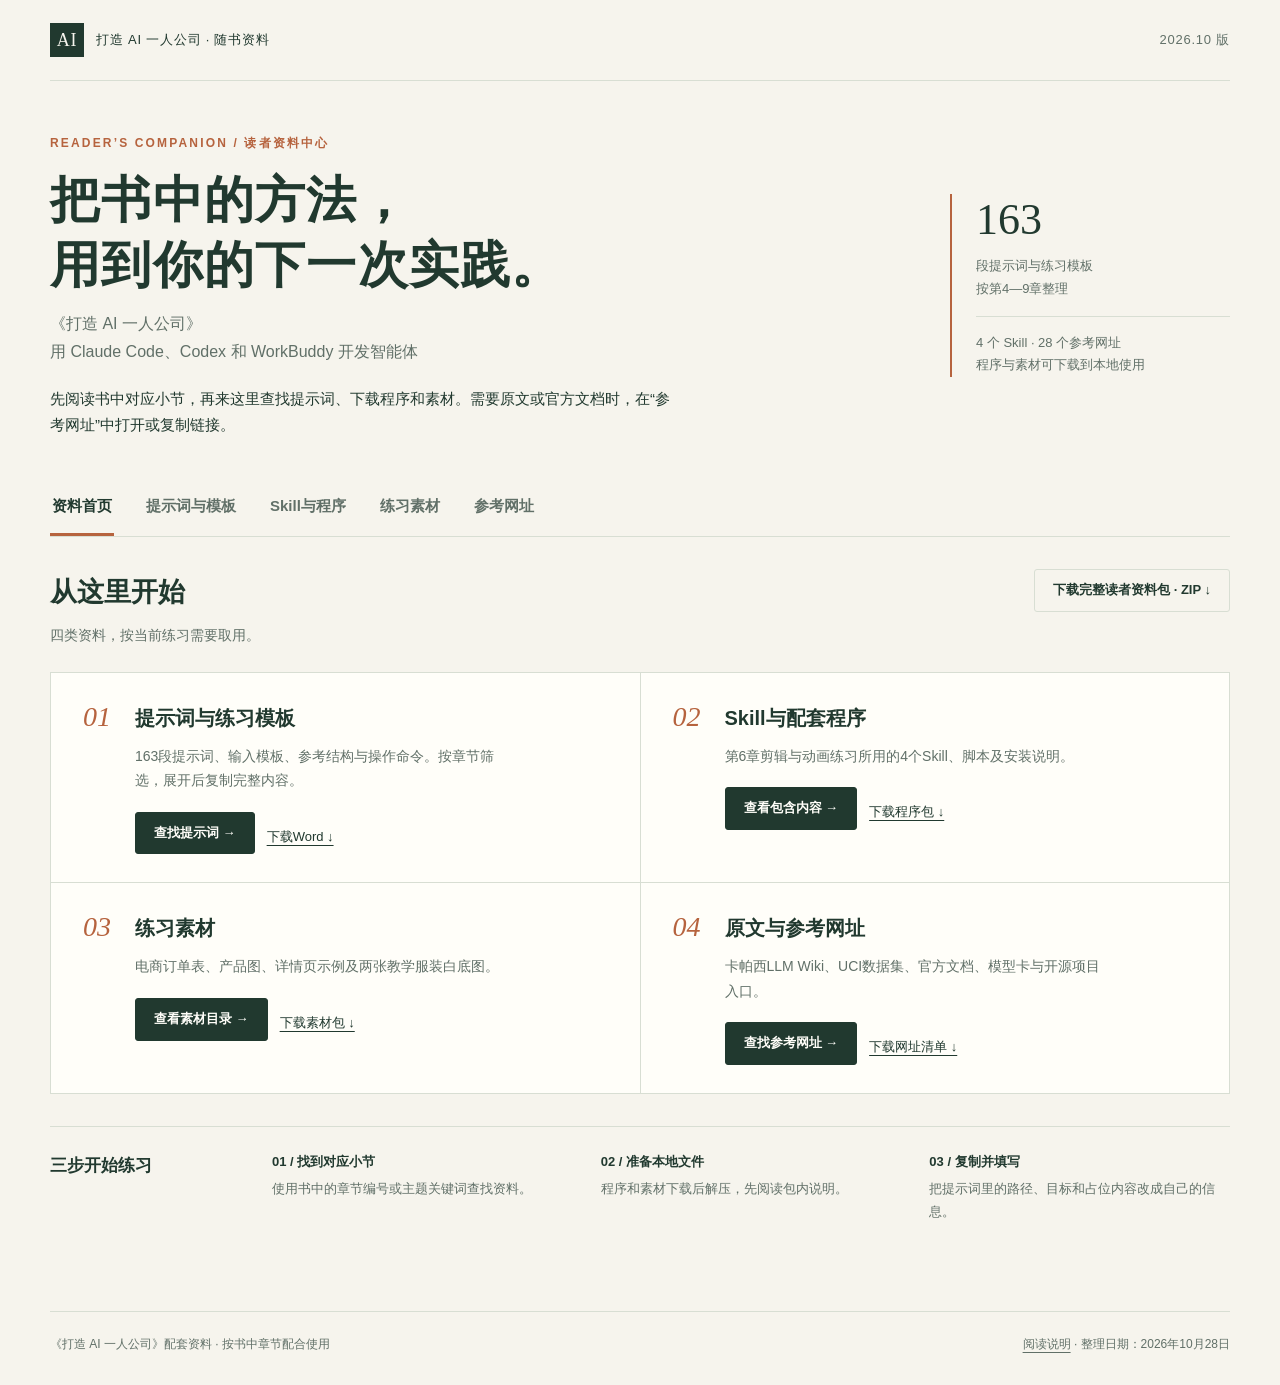
<file: index.html>
<!doctype html><html lang="zh-CN"><head><meta charset="utf-8"><meta name="viewport" content="width=device-width,initial-scale=1"><meta name="description" content="《打造AI一人公司》随书资料：提示词、Skill程序、练习素材和参考网址，按章节查找与下载。"><title>随书资料中心 · 打造 AI 一人公司</title><link rel="stylesheet" href="assets/site.css"></head><body><a class="skip" href="#main">跳到资料内容</a><div class="wrap"><header class="mast"><a class="brand" href="index.html"><span class="seal" aria-hidden="true">AI</span><span>打造 AI 一人公司 · 随书资料</span></a><span class="edition">2026.10 版</span></header><section class="hero"><div><p class="eyebrow">READER’S COMPANION / 读者资料中心</p><h1>把书中的方法，<br>用到你的下一次实践。</h1><p class="subtitle">《打造 AI 一人公司》<br>用 Claude Code、Codex 和 WorkBuddy 开发智能体</p><p class="intro">先阅读书中对应小节，再来这里查找提示词、下载程序和素材。需要原文或官方文档时，在“参考网址”中打开或复制链接。</p></div><aside class="bookmark" aria-label="资料概览"><strong>163</strong><p>段提示词与练习模板<br>按第4—9章整理</p><div class="rule"></div><p>4 个 Skill · 28 个参考网址<br>程序与素材可下载到本地使用</p></aside></section><nav class="nav" aria-label="资料分类"><a href="#home" data-panel="home">资料首页</a><a href="#prompts" data-panel="prompts">提示词与模板</a><a href="#skills" data-panel="skills">Skill与程序</a><a href="#materials" data-panel="materials">练习素材</a><a href="#links" data-panel="links">参考网址</a></nav><main id="main"><section class="panel" id="home"><div class="section-head"><div><h2>从这里开始</h2><p>四类资料，按当前练习需要取用。</p></div><a class="button secondary" href="reader-materials.zip" download>下载完整读者资料包 · ZIP ↓</a></div><div class="cards"><article class="card"><span class="n" aria-hidden="true">01</span><div><h3>提示词与练习模板</h3><p>163段提示词、输入模板、参考结构与操作命令。按章节筛选，展开后复制完整内容。</p><div class="actions"><a class="button" href="#prompts">查找提示词 →</a><a class="small-link" href="01_全书提示词与练习模板.docx" download>下载Word ↓</a></div></div></article><article class="card"><span class="n" aria-hidden="true">02</span><div><h3>Skill与配套程序</h3><p>第6章剪辑与动画练习所用的4个Skill、脚本及安装说明。</p><div class="actions"><a class="button" href="#skills">查看包含内容 →</a><a class="small-link" href="02_配套程序.zip" download>下载程序包 ↓</a></div></div></article><article class="card"><span class="n" aria-hidden="true">03</span><div><h3>练习素材</h3><p>电商订单表、产品图、详情页示例及两张教学服装白底图。</p><div class="actions"><a class="button" href="#materials">查看素材目录 →</a><a class="small-link" href="03_练习素材.zip" download>下载素材包 ↓</a></div></div></article><article class="card"><span class="n" aria-hidden="true">04</span><div><h3>原文与参考网址</h3><p>卡帕西LLM Wiki、UCI数据集、官方文档、模型卡与开源项目入口。</p><div class="actions"><a class="button" href="#links">查找参考网址 →</a><a class="small-link" href="04_参考网址.txt" download>下载网址清单 ↓</a></div></div></article></div><div class="guide"><h3>三步开始练习</h3><div class="steps"><p><b>01 / 找到对应小节</b>使用书中的章节编号或主题关键词查找资料。</p><p><b>02 / 准备本地文件</b>程序和素材下载后解压，先阅读包内说明。</p><p><b>03 / 复制并填写</b>把提示词里的路径、目标和占位内容改成自己的信息。</p></div></div></section><section class="panel" id="prompts" hidden><div class="section-head"><div><h2>提示词与练习模板</h2><p>展开条目可阅读和复制全文；搜索覆盖标题、章节与完整正文。</p></div><a class="small-link" href="01_全书提示词与练习模板.docx" download>下载全部内容 · Word ↓</a></div><div class="tools"><div class="search"><label for="prompt-search">搜索提示词、章节或关键词</label><input id="prompt-search" type="search" placeholder="例如：4.11、知识库、朋友圈" autocomplete="off"></div><div><label for="prompt-chapter">章节</label><select id="prompt-chapter"><option value="">全部章节</option></select></div><button class="button secondary" id="prompt-reset" type="button">重置</button></div><p class="count" id="prompt-count" role="status"></p><div id="prompt-results"></div></section><section class="panel" id="skills" hidden><div class="section-head"><div><h2>Skill与配套程序</h2><p>对应第6章6.9—6.10节的剪辑与动画练习。</p></div></div><div class="download-strip"><div><strong>配套程序包</strong><p>包含4个Skill、练习脚本、安装脚本及《使用说明》。</p></div><a class="button" href="02_配套程序.zip" download>下载程序包 · ZIP ↓</a></div><div class="list"><article class="list-row"><span class="no">01</span><div><h3>口播剪辑工作流</h3><code>local-talking-head-editor</code><p>用于书中的口播剪辑练习，按包内说明准备本地环境。</p></div></article><article class="list-row"><span class="no">02</span><div><h3>剪映草稿与剪辑辅助</h3><code>jianying-editor</code><p>提供剪辑相关脚本、规则与资源目录，配合相应练习使用。</p></div></article><article class="list-row"><span class="no">03</span><div><h3>音频时间轴与动画</h3><code>king-audio-timed-remotion</code><p>对应按音频时间安排Remotion动画的练习。</p></div></article><article class="list-row"><span class="no">04</span><div><h3>Remotion课件动画</h3><code>king-remotion-courseware</code><p>对应将课程内容制作成Remotion动画的练习。</p></div></article></div><p class="note">使用顺序：解压程序包 → 阅读根目录《使用说明》 → 按章节准备环境。包内目录为“第6章 AI 实操项目 / 6.9—6.10 剪辑与动画”。</p></section><section class="panel" id="materials" hidden><div class="section-head"><div><h2>练习素材</h2><p>先下载并解压，再将文件放入书中对应练习的工作目录。</p></div></div><div class="download-strip"><div><strong>练习素材包</strong><p>包含6个练习文件及《素材说明》。</p></div><a class="button" href="03_练习素材.zip" download>下载素材包 · ZIP ↓</a></div><div class="list"><article class="list-row"><span class="no">01</span><div><h3>6.1—6.3 · AI办公</h3><p>UCI Online Retail公开数据的3000行清洗抽样版，用于表格处理练习。</p><p><code>demo_ecommerce_orders.xlsx</code></p></div></article><article class="list-row"><span class="no">02</span><div><h3>6.4—6.5 · AI详情页</h3><p>产品图片与两张详情页示例，配合书中项目使用。</p><p><code>我的产品图-古筝.jpg；详情页示例-修正版.png；详情页示例-结构版.png</code></p></div></article><article class="list-row"><span class="no">03</span><div><h3>6.6—6.7 · AI女装短视频</h3><p>两张教学服装白底图，用于固定模特与服装搭配练习。</p><p><code>教学服装白底图-法式刺绣连衣裙.png；教学服装白底图-鼠尾草绿裹身连衣裙.png</code></p></div></article></div><p class="note">数据来源和素材用途见包内《素材说明》。原始数据入口可在“参考网址”中搜索“UCI”。</p></section><section class="panel" id="links" hidden><div class="section-head"><div><h2>原文与参考网址</h2><p>需要让AI阅读网页时，复制完整网址，粘贴到书中提示词指定的位置。</p></div><a class="small-link" href="04_参考网址.html">单独打开网址目录 ↗</a></div><div class="tools"><div class="search"><label for="link-search">搜索资料名称、章节或网址</label><input id="link-search" type="search" placeholder="例如：LLM Wiki、UCI、Remotion" autocomplete="off"></div><div><label for="link-chapter">对应小节</label><select id="link-chapter"><option value="">全部小节</option></select></div><button class="button secondary" id="link-reset" type="button">重置</button></div><p class="count" id="link-count" role="status"></p><div id="link-results"></div><p class="note">第三方页面可能更新或跳转；实际使用时请查看对应页面的版本与适用条件。</p></section><noscript><div class="nojs">当前浏览器未启用JavaScript，可使用首页的下载链接获取资料，或<a href="04_参考网址.html">打开参考网址目录</a>。</div></noscript></main><footer><p>《打造 AI 一人公司》配套资料 · 按书中章节配合使用</p><p><a href="00_阅读说明.txt">阅读说明</a> · 整理日期：2026年10月28日</p></footer></div><div id="toast" class="toast" role="status" hidden></div><script id="prompt-data" type="application/json">[{"chapter": "第4章 桌面端智能体的安装与基础技能", "section": "4.2 WorkBuddy 的安装与首次任务实践", "subsection": "4.2.2 以明确的交付成果设计首次任务", "text": "WorkBuddy-内容复盘/\n├── 01-原始数据/\n├── 02-作品清单/\n├── 03-后台截图/\n├── 04-补充说明/\n└── 05-输出结果/", "kind": "参考结构"}, {"chapter": "第4章 桌面端智能体的安装与基础技能", "section": "4.2 WorkBuddy 的安装与首次任务实践", "subsection": "4.2.2 以明确的交付成果设计首次任务", "text": "请读取当前工作空间中的内容数据、作品清单、口径说明和后台截图，完成一次内容数据复盘。这份复盘给我和内容团队使用。请先检查不同文件的字段、日期范围和统计口径；发现冲突时先列出，不要自行合并。最终请交付一份清理后的数据表和一份可以直接打开的HTML复盘报告。报告至少包含整体趋势、不同选题表现、异常作品、关键发现和下一阶段行动建议。所有重要数字标明来源文件和统计周期，无法确认的内容统一标记为“待确认”。请先给出处理计划，确认后再执行。结果保存到“05-输出结果”，不要修改原始资料。", "kind": "提示词"}, {"chapter": "第4章 桌面端智能体的安装与基础技能", "section": "4.2 WorkBuddy 的安装与首次任务实践", "subsection": "4.2.3 使用 WorkBuddy 辅助安装其他工具", "text": "请先只检查，不要安装。根据我的操作系统和当前环境，查阅目标工具的最新官方安装文档，检查这台电脑是否已经具备需要的Git、Node.js、PowerShell、Git Bash或WSL等环境。告诉我已经安装了什么，还缺什么、你准备采用哪条官方安装路线、会修改哪些位置。涉及管理员权限、环境变量、全局安装、账号登录、API Key、付费或第三方模型服务时，先停下来让我确认。等我确认后，再按步骤执行，并在最后完成启动测试和安装记录。", "kind": "提示词"}, {"chapter": "第4章 桌面端智能体的安装与基础技能", "section": "4.3 使用 WorkBuddy 辅助安装 Claude Code", "subsection": "4.3.2 使用 WorkBuddy 选择安装方案", "text": "请只使用Anthropic官方Claude Code安装文档，先检查我的操作系统、Git、Node.js、终端和现有Claude Code版本，不要立刻安装。Windows请判断更适合继续使用WSL，还是原生Windows加Git Bash，并说明理由；不要把两个环境的命令和项目路径混在一起。请列出安装计划、会执行的命令和可能需要我完成的登录或付费步骤。等我确认后再执行。安装完成后，请运行官方诊断和启动命令，并把版本、安装方式、报错与解决办法整理成记录。", "kind": "提示词"}, {"chapter": "第4章 桌面端智能体的安装与基础技能", "section": "4.3 使用 WorkBuddy 辅助安装 Claude Code", "subsection": "4.3.2 使用 WorkBuddy 选择安装方案", "text": "npm install -g @anthropic-ai/claude-code", "kind": "操作命令"}, {"chapter": "第4章 桌面端智能体的安装与基础技能", "section": "4.3 使用 WorkBuddy 辅助安装 Claude Code", "subsection": "4.3.3 安装结果的三阶段验收", "text": "Claude Doctor Claude", "kind": "参考结构"}, {"chapter": "第4章 桌面端智能体的安装与基础技能", "section": "4.4 使用 WorkBuddy 辅助安装 Codex", "subsection": "4.4.2 使用 WorkBuddy 从官方渠道安装 Codex", "text": "请只查阅OpenAI官方Codex文档和官方应用商店入口，先检查这台电脑是否已经安装Codex 或ChatGPT桌面应用，以及系统当前可用的安装方式。优先为零基础用户规划桌面端路线；如果只能或更适合使用CLI，再单独说明依赖和命令。请先列出下载来源、安装步骤、登录方式、会修改的系统位置，以及是否需要管理员权限。等我确认后再安装。安装完成后，请启动应用，建立一个独立测试项目，并把安装和验证结果写成记录。", "kind": "提示词"}, {"chapter": "第4章 桌面端智能体的安装与基础技能", "section": "4.4 使用 WorkBuddy 辅助安装 Codex", "subsection": "4.4.2 使用 WorkBuddy 从官方渠道安装 Codex", "text": "winget install --id 9PLM9XGG6VKS -s msstore", "kind": "操作命令"}, {"chapter": "第4章 桌面端智能体的安装与基础技能", "section": "4.4 使用 WorkBuddy 辅助安装 Codex", "subsection": "4.4.3 首次启动与测试文件夹设置", "text": "请先只检查当前项目，不要创建、修改或删除文件。告诉我你能看到的项目路径、当前文件和可用开发工具；如果需要安装依赖，请先列计划并等我确认。", "kind": "提示词"}, {"chapter": "第4章 桌面端智能体的安装与基础技能", "section": "4.5 首次使用时的个性化、记忆与权限设置", "subsection": "4.5.2 个性化设置的主要内容", "text": "# 我的通用协作偏好\n- 默认使用简体中文，先给结论，再解释必要细节。\n- 任务已经清楚时直接推进；缺少的信息会明显改变结果时再提问。\n- 修改文件前先确认当前工作目录，只处理我指定的范围。\n- 删除文件、安装软件、付费、公开发布、发送外部消息和修改正式环境前，必须先征得我的确认。\n- 完成后列出新建和修改的文件、运行过的检查、未完成事项与待确认风险。\n- 不在对话、规则文件或日志中保存密码、验证码、API Key和其他密钥。", "kind": "提示词"}, {"chapter": "第4章 桌面端智能体的安装与基础技能", "section": "4.5 首次使用时的个性化、记忆与权限设置", "subsection": "4.5.7 使用无敏感信息的任务验证设置", "text": "请先不要修改任何文件。\n\n1. 告诉我当前工作目录。\n2. 说明你加载了哪些全局个人偏好和项目规则；无法确认的不要猜。\n3. 说明当前任务遇到哪些动作会向我申请权限。\n4. 读取“说明.txt”，但不要读取工作目录以外的内容。\n5. 等我确认后，再新建“初始化结果.md”，写入当前日期和“初始化测试通过”。\n6. 完成后列出本次读取、新建和修改的文件。", "kind": "提示词"}, {"chapter": "第4章 桌面端智能体的安装与基础技能", "section": "4.6 智能体任务单与基础提示词的编写", "subsection": "4.6.2 任务要求不明确的典型案例", "text": "请读取“原始资料”文件夹中的会议纪要，整理一份新的会议行动清单。\n\n结果：保存为“会议行动清单_v1.md”。\n材料：只使用“原始资料”中的会议纪要，会议原文是唯一依据。\n范围与约束：每条行动包含事项、负责人、截止时间和来源会议；不覆盖原始文件；无法确认负责人或时间时标记“待确认”，不要猜。\n证据与验收：完成后列出读取过的文件、新建的文件、待确认事项和没有处理的内容。\n自主权：先只读并给出计划，我确认后再写入；不要删除、发布或修改原始资料。", "kind": "提示词"}, {"chapter": "第4章 桌面端智能体的安装与基础技能", "section": "4.6 智能体任务单与基础提示词的编写", "subsection": "4.6.3 小工具开发任务中的功能说明", "text": "我要制作一个本地销售提成计算器。\n\n目标与结果：销售人员输入本月回款金额后，页面自动计算并展示提成和计算过程。\n材料与背景：提成规则由我提供，当前确认版规则是唯一依据。\n范围与约束：提供金额输入框、档位说明、计算按钮和结果区；使用单页布局，手机上也能正常查看；本轮不做登录、后台和数据保存。\n证据与验收：完成后用档位边界前后至少三组数据测试，并列出输入、预期结果和实际结果。\n自主权：规则没有确认前不要自行假设；先提交实现方案，我确认后再写文件。", "kind": "提示词"}, {"chapter": "第4章 桌面端智能体的安装与基础技能", "section": "4.6 智能体任务单与基础提示词的编写", "subsection": "4.6.5 针对初版结果的修改反馈", "text": "实际结果：输入100000后，显示的提成与第二档规则不一致。\n预期结果：应按第二档计算，并展示计算过程。\n复现步骤：打开首页，输入100000，单击“计算”。\n修改范围：只检查提成规则和结果展示，不改页面布局。\n完成后：用档位边界前后各一组数据重新测试，并把结果列给我。", "kind": "提示词"}, {"chapter": "第4章 桌面端智能体的安装与基础技能", "section": "4.7 智能体任务的完整执行流程", "subsection": "4.7.1 测试工作区的准备", "text": "Agent-第一次练习/\n├─ 原始资料/\n│  └─ 2026-08-28-项目推进会.md\n└─ 输出/", "kind": "参考结构"}, {"chapter": "第4章 桌面端智能体的安装与基础技能", "section": "4.7 智能体任务的完整执行流程", "subsection": "4.7.1 测试工作区的准备", "text": "# 8月28日项目推进会\n\n会议时间：2026年8月28日\n参会人：李娜、王强、陈晨\n\n会议记录：\n1. 李娜负责新版首页文案，9月2日前完成。\n2. 王强负责测试支付流程，9月3日前提交测试结果。\n3. 客户常见问题需要整理成FAQ，9月5日前完成，负责人会后确认。\n4. 下一次项目复盘会定在9月6日。", "kind": "参考结构"}, {"chapter": "第4章 桌面端智能体的安装与基础技能", "section": "4.7 智能体任务的完整执行流程", "subsection": "4.7.3 第一步：以只读方式了解任务环境", "text": "请先检查当前工作目录，不要修改任何文件。\n\n请告诉我：\n1. 当前目录的完整路径；\n2. 主要文件和文件夹分别是什么；\n3. 你读取到了哪些项目规则；\n4. 哪些文件是原始资料，哪些位置允许新建输出；\n5. 根据“会议行动清单”任务单，你认为这次要交付什么。\n\n发现范围不清楚时先停下来，不要猜。", "kind": "提示词"}, {"chapter": "第4章 桌面端智能体的安装与基础技能", "section": "4.7 智能体任务的完整执行流程", "subsection": "4.7.4 第二步：确认执行计划", "text": "请根据刚才读取到的内容给出执行计划，暂时不要修改文件。\n\n请说明：\n1. 准备读取哪些会议纪要；\n2. 准备新建哪个文件；\n3. 无法确认负责人或截止时间时怎样处理；\n4. 哪些原始文件不会修改；\n5. 完成后准备怎样验收。", "kind": "提示词"}, {"chapter": "第4章 桌面端智能体的安装与基础技能", "section": "4.7 智能体任务的完整执行流程", "subsection": "4.7.5 第三步：在约定范围内执行任务", "text": "计划确认，可以开始执行。\n\n只读取“原始资料”文件夹中的会议纪要，\n只在“输出”文件夹中新建“会议行动清单_v1.md”。\n不要修改、移动或删除原始资料。\n无法确认的信息标记为“待确认”，不要猜。\n\n完成后列出：\n1. 实际读取的文件；\n2. 新建或修改的文件；\n3. 运行过的命令；\n4. 待确认事项和未完成内容。", "kind": "提示词"}, {"chapter": "第4章 桌面端智能体的安装与基础技能", "section": "4.8 智能体斜杠命令的使用", "subsection": "4.8.2 压缩上下文、新建会话与恢复会话的区别", "text": "/compact 保留已经确认的行动清单格式、待确认事项、输出文件位置和下一步计划", "kind": "输入模板"}, {"chapter": "第4章 桌面端智能体的安装与基础技能", "section": "4.10 让智能体记住项目：CLAUDE.md、AGENTS.md 与 CODEBUDDY.md", "subsection": "4.10.3 项目规则应包含的五类内部信息", "text": "# 项目工作约定\n\n## 必须遵守的业务规则\n- [写Agent无法从现有文件可靠推断的规则]\n\n## 权威数据与固定入口\n- [某类信息]以[文件或系统]为唯一来源。\n- 不直接修改[容易被下一次同步覆盖的位置]。\n\n## 联动修改\n- 修改[A]时，同时检查[B、C、D]。\n\n## 完成标准\n- 完成后运行[验证命令或检查流程]。\n- 没有完成的检查必须明确说明，不能用“应该没问题”代替。\n\n## 遇到冲突时\n- 读取[权威资料路径]。\n- 如果代码、本文档与权威资料冲突，先报告，不自行猜测。", "kind": "提示词"}, {"chapter": "第4章 桌面端智能体的安装与基础技能", "section": "4.10 让智能体记住项目：CLAUDE.md、AGENTS.md 与 CODEBUDDY.md", "subsection": "4.10.6 多款智能体共用规则的维护", "text": "project/\n├── AGENTS.md\n└── CLAUDE.md", "kind": "输入模板"}, {"chapter": "第4章 桌面端智能体的安装与基础技能", "section": "4.10 让智能体记住项目：CLAUDE.md、AGENTS.md 与 CODEBUDDY.md", "subsection": "4.10.6 多款智能体共用规则的维护", "text": "@AGENTS.md\n\n## Claude Code专用\n- [只适用于Claude Code的规则]", "kind": "输入模板"}, {"chapter": "第4章 桌面端智能体的安装与基础技能", "section": "4.10 让智能体记住项目：CLAUDE.md、AGENTS.md 与 CODEBUDDY.md", "subsection": "4.10.7 项目规则的执行效果验证", "text": "请在当前空白练习文件夹中创建一个“会员价格规则测试”项目，只用于练习，不连接真实支付。\n\n请创建：\n- AGENTS.md\n- data/prices.json\n- index.html\n- checkout.html\n- faq.html\n- tests/check_prices.mjs\n\n初始产品为“轻量会员”，价格为每月99元。data/prices.json是价格的唯一来源；三个页面都显示相同价格；faq.html保留“购买后7天内可申请退款”的说明。\n\n在AGENTS.md中写清：修改价格时必须同步检查唯一数据源和三个页面，不得修改产品名、支付周期和退款说明；完成后必须运行node tests/check_prices.mjs。验证脚本要检查上述规则，全部通过时输出PASS。\n\n创建完成后运行一次检查。不要发布网页，也不要连接真实账号、支付或客户数据。", "kind": "提示词"}, {"chapter": "第4章 桌面端智能体的安装与基础技能", "section": "4.10 让智能体记住项目：CLAUDE.md、AGENTS.md 与 CODEBUDDY.md", "subsection": "4.10.7 项目规则的执行效果验证", "text": "请把当前项目的“轻量会员”月费从99元调整为129元。\n请先读取项目规则和相关文件，再执行修改并完成规则要求的检查。\n不要修改与价格调整无关的内容。", "kind": "提示词"}, {"chapter": "第4章 桌面端智能体的安装与基础技能", "section": "4.11 使用 Codex 与 Obsidian 搭建持续更新的个人知识库", "subsection": "4.11.4 让 Codex 在 Obsidian 的知识库文件夹里工作", "text": "请先只读检查当前工作目录，不要修改任何文件。\n\n请告诉我：\n1. 当前目录的完整路径；\n2. 这里是不是一个Obsidian知识库文件夹；\n3. 现有Markdown文件和主要子目录有哪些；\n4. 哪些内容看起来是原始资料，哪些内容允许Agent维护；\n5. 如果要搭建LLM Wiki，你准备新增哪些目录和文件。\n\n在我确认以前，不删除、不移动、不改名，也不要修改系统设置。", "kind": "提示词"}, {"chapter": "第4章 桌面端智能体的安装与基础技能", "section": "4.11 使用 Codex 与 Obsidian 搭建持续更新的个人知识库", "subsection": "4.11.5 把卡帕西的大模型知识库原文交给 Codex", "text": "你去全网查一下卡帕西的知识库方案，帮我把这套方案搭建在我本地的Obsidian上，让我的知识库能够实现自生长。", "kind": "提示词"}, {"chapter": "第4章 桌面端智能体的安装与基础技能", "section": "4.11 使用 Codex 与 Obsidian 搭建持续更新的个人知识库", "subsection": "4.11.5 把卡帕西的大模型知识库原文交给 Codex", "text": "请阅读安德烈·卡帕西的LLM Wiki原文：\nhttps://gist.github.com/karpathy/442a6bf555914893e9891c11519de94f\n\n先不要修改我的文件。\n1. 用中文解释这套方法与普通“上传文件后提问”有什么区别。\n2. 检查当前Obsidian Vault的目录和已有工作流。\n3. 设计适合我的Raw sources、Wiki、Schema三层映射。\n4. 已有目录先保留，不删除、不移动、不改名；说明哪些目录应当只读，哪些目录允许Agent维护。\n5. 为Ingest、Query、Lint三种操作提出具体规则，并说明index.md和log.md怎样维护。\n6. 列出准备新建和修改的文件，等我确认后再执行。", "kind": "提示词"}, {"chapter": "第4章 桌面端智能体的安装与基础技能", "section": "4.11 使用 Codex 与 Obsidian 搭建持续更新的个人知识库", "subsection": "4.11.7 以文章或短视频完成知识库处理练习", "text": "请在当前文件夹中，用Codex和普通Markdown文件搭建一个可以由Obsidian直接打开的最小LLM Wiki，并把“输入/待整理材料.md”完整摄入知识库。\n\n开始前先读取“参考资料/LLM-Wiki-方法摘要.md”和输入材料。如果任何必需文件缺失，先停止并列出缺少的材料，不要编造。\n\n执行要求：\n1. 建立Raw sources、Wiki、Schema三层。目录至少包含raw/wiki/sources/wiki/concepts/wiki/synthesis/\n2. 把原始输入完整复制到raw/source-001.md；如果原文标注为虚构材料，必须保留该声明；补充建立日期和来源说明。之后把raw/作为Agent只读区，不改写原文。\n3. 创建AGENTS.md作为Schema，写清Ingest、Query、Lint、引用、命名、矛盾处理、索引与追加式日志规则。\n4. 执行一次Ingest：创建来源摘要，只更新真正相关的概念页或综合页；所有具体数据和结论必须能回到raw/source-001.md。\n5. 更新wiki/index.md，向wiki/log.md追加本次操作记录；不得为了凑文件数量硬建页面。\n6. 执行一次Query，回答“这份材料支持哪些可以继续研究或用于内容创作的观点，证据和限制是什么？”，保存为query-report.md。\n7. 执行一次Lint，只生成lint-report.md，不要自动删除、移动或批量修复文件。\n8. 创建一个不依赖第三方包的Node.js验证脚本tests/verify_wiki.mjs，至少检查：Raw与输入逐字一致；AGENTS.md、index.md、log.md、来源摘要、Query、Lint均存在；来源摘要和Query中的具体事实能够回查到Raw；日志包含一次ingest。运行脚本，失败就修正并重跑。\n\n全部完成后，列出创建和修改的文件、建立的知识关联、仍需人工确认的问题，以及验证命令和结果。", "kind": "提示词"}, {"chapter": "第4章 桌面端智能体的安装与基础技能", "section": "4.12 把会议录音变成飞书纪要", "subsection": "4.12.1 基础操作流程", "text": "本地会议录音\n    ↓\nAgent 在你确认后上传到飞书\n    ↓\n飞书妙记生成真实逐字稿\n    ↓\n你校对人名、日期、数字和负责人\n    ↓\nAgent 整理纪要，并用飞书 CLI 新建文档", "kind": "参考结构"}, {"chapter": "第4章 桌面端智能体的安装与基础技能", "section": "4.12 把会议录音变成飞书纪要", "subsection": "4.12.2 准备一段练习录音", "text": "会议名称：AI公开课筹备会。\n林老师说：公开课标题确定为“普通人的第一个桌面端 Agent”，直播时间是2099年9月18日晚上八点。\n小周说：我负责海报，2099年9月5日前完成第一版。副标题还没有确定。\n小陈说：我负责报名表，2099年9月7日前完成，字段包括姓名、手机号、公司和岗位。\n林老师说：我在2099年9月4日前确定课程大纲。\n小周问：回放是否对外开放？\n林老师说：这件事还没有决定，先列为待确认问题。", "kind": "参考结构"}, {"chapter": "第4章 桌面端智能体的安装与基础技能", "section": "4.12 把会议录音变成飞书纪要", "subsection": "4.12.3 会议纪要任务提示词的使用", "text": "请把一段真实会议录音整理成飞书会议纪要，并完成回读验收。\n\n本地录音路径：[没有妙记链接时填写]\n飞书妙记链接：[已经生成妙记时填写]\n\n请严格按下面的顺序执行：\n\n1. 先检查我是否提供了本地录音路径或飞书妙记链接。两项都没有时，停下来向我索取材料；两项都有时，优先使用已经生成的妙记，不要重复上传录音。\n2. 只处理我指定的这一份录音或妙记，不读取同文件夹中的其他文件，不删除、重命名或覆盖原始文件。\n3. 如果我提供的是本地录音，先明确告诉我：录音将被上传到飞书云空间并转成飞书妙记。到这里必须暂停，等我回复“同意上传”后再继续。涉及客户、员工、面试、医疗、财务或其他敏感内容时，提醒我先确认自己有权上传和处理。\n4. 检查电脑是否已经安装并登录飞书官方 lark-cli。若未安装或权限不足，说明需要的官方安装或授权步骤，只申请上传文件、读取妙记、创建和读取文档所需的最小权限。登录、密码、验证码和最终授权由我亲自完成。\n5. 我同意上传并完成授权后，调用 lark-cli drive +upload 上传录音，取得 file_token；再调用 lark-cli minutes +upload 生成飞书妙记。妙记生成是异步过程，请等待真实转写完成后，再调用 lark-cli minutes +detail 读取 transcript。不要把尚未完成的状态当成成功，也不要用飞书自动总结代替原始逐字稿。\n6. 如果我提供的是飞书妙记链接，从链接中取得 minute_token，直接调用 lark-cli minutes +detail 读取 transcript。没有查看权限时停下来说明，不要猜测内容。\n7. 在录音同级目录新建“会议录音整理结果”文件夹，把未经总结的完整文字记录保存为“01-飞书妙记原始转写.md”。听不清或无法确认的地方标记“[待人工确认]”，不要擅自补写。\n8. 从原始转写中单独列出所有人名、日期、时间、数字、金额、负责人和截止日期，请我逐项核对。到这里再次暂停，不要提前生成最终纪要，也不要写入飞书。\n9. 等我回复“校对完成”或给出修改意见后，把确认后的完整文字保存为“02-人工校对稿.md”。\n10. 根据校对稿生成“03-会议纪要.md”，包含会议主题、核心结论、已确认决定、行动项、待确认问题和原文依据。原文没有负责人或日期时写“待人工确认”，禁止补写。\n11. 调用 lark-cli docs +create 新建一份飞书文档，标题为“AI公开课筹备会｜AI整理纪要”。不要覆盖任何已有文档。\n12. 创建完成后，调用 lark-cli docs +fetch 回读新文档，检查标题、行动项、待确认问题和关键日期是否完整。\n13. 最后向我交付：飞书妙记链接、飞书纪要文档链接、三个本地 Markdown 文件的完整路径、回读检查结果，以及仍需人工确认的问题。\n\n如果任何一步缺少工具、权限或真实材料，请停在当前步骤说明原因，不要用猜测内容代替真实结果。", "kind": "提示词"}, {"chapter": "第4章 桌面端智能体的安装与基础技能", "section": "4.12 把会议录音变成飞书纪要", "subsection": "4.12.4 预期交付结果", "text": "# AI公开课筹备会｜AI整理纪要\n\n## 资料说明\n- 资料类型：测试会议录音\n- 整理依据：人工校对后的飞书妙记逐字稿\n\n## 核心结论\n\n## 已确认决定\n\n## 行动项\n| 任务 | 负责人 | 截止日期 | 原文依据 |\n\n## 待确认问题\n\n## AI整理说明\n- 哪些信息已经人工确认\n- 哪些地方仍需人工确认", "kind": "参考结构"}, {"chapter": "第5章 Vibe Coding 的进阶技巧", "section": "5.2 从提示词到执行计划", "subsection": "5.2.5 计划启动指令示例", "text": "请先只读当前项目，不要修改文件。\n\n目标：[写清这轮要解决的问题]\n现有资料：[列出必须读取的文件、页面、数据或参考样例]\n边界：[写清不能修改的内容和必须人工确认的动作]\n\n请输出：\n1. 你对目标和当前现状的理解；\n2. 仍然缺少或存在歧义的信息；\n3. 预计受影响的文件、页面、数据和用户流程；\n4. 分步骤实施计划，以及每一步的产出；\n5. 主要风险、回退办法和人工确认点；\n6. 完成后的验证方法。\n\n在我确认计划之前，不要开始修改。", "kind": "提示词"}, {"chapter": "第5章 Vibe Coding 的进阶技巧", "section": "5.3 如何写高质量的产品方案", "subsection": "5.3.4 通过智能体提问辅助需求澄清", "text": "我想做一个面向潜在客户的企业官网，目前还没有想清楚页面和功能。\n请先陪我做一轮头脑风暴，一次只讨论一个关键问题。\n每次给出两到三个可选方向，并用普通人能听懂的语言解释各自影响。\n先不要写代码，也不要修改文件。", "kind": "提示词"}, {"chapter": "第5章 Vibe Coding 的进阶技巧", "section": "5.3 如何写高质量的产品方案", "subsection": "5.3.4 通过智能体提问辅助需求澄清", "text": "请把刚才已经确认的内容整理成产品方案。\n方案至少包含目标、范围、核心流程、验收标准和风险。\n不确定的地方单独列出，不要替我猜。\n先提交方案给我审核，得到确认后再开发。", "kind": "提示词"}, {"chapter": "第5章 Vibe Coding 的进阶技巧", "section": "5.3 如何写高质量的产品方案", "subsection": "5.3.6 产品方案模板", "text": "产品名称：\n\n一、目标\n- 目标用户：\n- 使用场景：\n- 要解决的问题：\n- 成功结果：\n\n二、范围\n- 必须包含：\n- 本轮不做：\n\n三、核心流程\n- 用户从哪里进入：\n- 需要完成哪些动作：\n- 系统给出什么结果：\n- 异常情况怎样提示：\n\n四、验收标准\n- [ ] 核心流程可以完成\n- [ ] 目标设备显示正常\n- [ ] 错误输入有明确提示\n- [ ] 关键事实和数据经过人工核对\n\n五、风险与约束\n- 不得编造：\n- 不得修改：\n- 数据与权限：\n- 必须人工确认的操作：", "kind": "输入模板"}, {"chapter": "第5章 Vibe Coding 的进阶技巧", "section": "5.4 执行规格：把已确认需求转成长期标准", "subsection": "5.4.7 新增规则的影响范围检查", "text": "请检查本项目的长期规则，并准备加入下面这条要求：\n“产品和案例图片默认使用矩形比例；人物头像确有需要时可以使用圆形。”\n\n写入前先做两件事：\n1. 检查它是否与现有规则冲突；\n2. 列出当前项目中不符合新规则的页面和文件。\n\n先把冲突清单和建议修改范围交给我，得到确认后再更新规则和页面。", "kind": "提示词"}, {"chapter": "第5章 Vibe Coding 的进阶技巧", "section": "5.4 执行规格：把已确认需求转成长期标准", "subsection": "5.4.9 一份可执行的规格说明的起始模板", "text": "# 项目目标\n- 服务对象：\n- 核心结果：\n- 本轮范围：\n- 明确不做：\n\n# 项目事实与工作方式\n- 目录说明：\n- 安装与启动命令：\n- 修改前必须读取：\n- 常见失败与处理：\n\n# 设计与内容规范\n- 品牌语气：\n- 颜色与字体：\n- 图片与图标：\n- 事实与来源：\n\n# 数据与权限\n- 不得上传：\n- 不得修改：\n- 必须人工确认：\n\n# 可执行验收\n- 必须运行的测试：\n- 必须打开的页面：\n- 必须核对的样例：\n- 最终交付物：", "kind": "输入模板"}, {"chapter": "第5章 Vibe Coding 的进阶技巧", "section": "5.5 自动触发机制：让关键检查自动发生", "subsection": "5.5.5 自动触发机制的设计与安装前审核", "text": "请先只读当前项目和当前 Agent 的官方 Hook 文档，不要直接创建或启用 Hook。\n\n目标：[希望哪个固定动作不再依赖人工记忆]\n触发时机：[执行前／修改后／停止前／等待人工输入时]\n适用范围：[当前项目／某类文件／某个工具]\n预设动作：[要运行的检查、脚本或通知]\n失败处理：[阻止继续／返回错误并修正／只记录和提醒]\n安全边界：[不得读取、上传、删除或修改哪些内容]\n\n请先输出：\n1. 当前产品是否支持这个触发点，以及官方依据；\n2. Hook 的事件、条件、动作和结果；\n3. 将新增或修改的文件；\n4. Hook 自身需要的权限和风险；\n5. 正向触发、反向不触发和失败分支测试。\n\n得到确认后，再在测试项目中创建。", "kind": "提示词"}, {"chapter": "第5章 Vibe Coding 的进阶技巧", "section": "5.6 技能：把成功经验沉淀为自定义技能", "subsection": "5.6.4 完成首个文章页面示例", "text": "请在当前工作目录里启动一次完整的“企业官网文章页制作”练习。这个练习只使用下面提供的虚构资料，不联网、不发布，也不接触真实企业数据。\n\n开始前先检查当前目录。如果目录中已有文件，不要覆盖；请新建“企业官网文章页-第一次练习”子文件夹并进入该文件夹。如果当前目录为空，可以直接使用当前目录。\n\n这一次只完成并验收第一篇文章页，暂时不要创建 Skill、Hook、MCP 或外部连接。\n\n先创建以下目录：\n- 事实资料/\n- 输入/\n- insights/\n- tests/\n- artifacts/\n\n然后建立两份输入材料，建立后把它们当作只读资料，不得改写原文。\n\n第一份保存为“事实资料/企业事实.md”：\n- 材料性质：虚构练习材料；\n- 企业名称：知行协作工作室；\n- 服务对象：希望把 AI 用进日常工作的个人与小团队；\n- 服务内容：AI 协作训练、工作流梳理、内部知识整理；\n- 联系邮箱：hello@example.test；\n- 公开客户案例：暂无；\n- 正式网站发布：必须由人确认；\n- 禁止编造成立年份、客户名称、服务效果、获奖经历和团队规模。\n\n第二份保存为“输入/article-001.md”：\n\n# AI 不是替你做决定，而是帮你把决定做得更快\n\n很多人第一次使用桌面端 Agent，会直接让它开始修改文件。更稳妥的做法，是先把目标、材料、不能碰的区域和验收标准说清楚。\n\n任务变复杂以后，还要先写 Plan，确认准备修改哪些页面、数据和流程。最后通过测试检查真实结果，不能只听 Agent 说“已经完成”。\n\n本文为虚构练习材料，不代表真实客户案例。\n\n材料建立以后，按下面的顺序执行：\n\n1. 创建一个不依赖第三方框架的静态测试网站，至少包含 index.html、products.html、about.html 和 styles.css。三个页面都要使用上面的企业事实，并提供“文章”入口。不要编造材料中没有的公司信息。\n2. 根据“输入/article-001.md”创建文章列表页 insights.html 和文章详情页 insights/article-001.html。列表页显示真实标题和摘要；详情页保留文章原意以及“虚构练习材料”的来源声明。\n3. 让首页、服务页、关于页、文章列表和文章详情之间的本地链接可以正常跳转；样式同时适配电脑和手机宽度。\n4. 创建两个不依赖第三方包的 Node.js 检查脚本：tests/check-site.mjs 检查必需文件、企业事实、文章标题和来源声明；tests/check-links.mjs 检查所有本地链接指向的文件真实存在。检查脚本必须读取真实文件判断，不能把结果写死成通过。\n5. 运行 node tests/check-site.mjs 和 node tests/check-links.mjs。失败时只修正失败项并重新运行；连续三轮仍失败就停止并说明原因，不要假装成功。\n6. 把这次文章页制作的真实过程写入 artifacts/first-run.md，记录输入材料、实际步骤、使用的工具、创建和修改的文件、真实发生的失败及修复、人工确认点、最终交付物、检查命令和结果。没有发生的错误不要补写。\n\n安全边界：\n- 不联网，不上传资料，不发布网站；\n- 不创建 Skill 或 Hook；\n- 不修改当前练习文件夹以外的内容；\n- 不补写虚构资料中没有的企业事实。\n\n完成后请列出实际文件树、两项检查命令和结果，并告诉我应该打开哪个 HTML 文件验收第一篇文章页。如果页面或检查没有完成，就明确列出还缺什么，不要只说“已经完成”。", "kind": "提示词"}, {"chapter": "第5章 Vibe Coding 的进阶技巧", "section": "5.6 技能：把成功经验沉淀为自定义技能", "subsection": "5.6.5 封装前准备", "text": "请复盘我们刚刚完成并验收通过的“企业官网第一篇文章页制作”任务。\n开始前先读取 artifacts/first-run.md，并重新运行：\nnode tests/check-site.mjs\nnode tests/check-links.mjs\n\n如果过程记录不存在、页面打不开或任一检查失败，先停止并告诉我还缺什么，不要生成 Skill。\n\n不要把整段聊天直接复制成 Skill。只提取从“读取一篇 Markdown 文章”到“创建详情页、更新文章列表并完成验收”的可复用部分；第一次建立测试网站、客户名称、临时路径和一次性数据都留在当前项目，不要写进通用 Skill。\n\n请提取：触发条件、必要输入、标准步骤、所需工具、人工确认点、常见失败与修复、最终交付物和验收方法。\n先给我一份 Skill 设计卡，确认后再生成正式文件。", "kind": "提示词"}, {"chapter": "第5章 Vibe Coding 的进阶技巧", "section": "5.6 技能：把成功经验沉淀为自定义技能", "subsection": "5.6.5 封装前准备", "text": "请显式调用$build-site-article，把“输入/article-002.md”制作成网站文章。\n\n要求：\n1. 先读取项目规则、Spec、事实资料、输入文章和现有文章列表；\n2. 创建“insights/article-002.html”，并把它加入“insights.html”，不要覆盖article-001；\n3. 不联网、不编造企业事实、不发布网站；\n4. 运行项目两组测试和Skill自带的内容核对脚本；\n5. 完成后列出修改文件、测试命令和结果。", "kind": "提示词"}, {"chapter": "第5章 Vibe Coding 的进阶技巧", "section": "5.7 循环：让智能体根据真实结果持续推进", "subsection": "5.7.5 循环启动指令示例", "text": "请基于已经确认的 Plan、产品方案和 Spec，先设计一个受控 Loop，不要立即开始执行。\n\n目标结果：[写清最后必须达到的状态]\n每轮范围：[每轮最多允许修改哪些文件或哪一类问题]\n检查证据：[测试、构建、样例、截图、真实页面或人工核对]\n继续条件：[什么结果出现时可以进入下一轮]\n人工确认点：[发布、付款、授权、正式数据、客户事实等]\n停止条件：[全部通过／同类错误连续两次／最多三轮／超出原范围]\n\n请先输出循环设计：\n1. 每轮的执行、观察、判断和修正顺序；\n2. 每一步使用的真实检查；\n3. Hook 与 Skill 分别在什么位置发挥作用；\n4. 失败时怎样缩小问题，而不是扩大修改范围；\n5. 达到停止条件后交付哪些证据。\n\n我确认后再开始。每轮结束都记录修改、检查结果和下一步判断，不得用“应该没问题”代替真实证据。", "kind": "提示词"}, {"chapter": "第6章 AI 实操项目", "section": "6.1 AI 办公：用 AI 处理 Excel 表格", "subsection": "6.1.1 本节目标", "text": "把 Excel 表格交给 AI，让 AI 帮你完成读表、清洗、分析、做图和整理汇报。", "kind": "参考结构"}, {"chapter": "第6章 AI 实操项目", "section": "6.1 AI 办公：用 AI 处理 Excel 表格", "subsection": "6.1.1 本节目标", "text": "上传 Excel\n→ 让 AI 读懂字段\n→ 检查数据质量\n→ 计算核心指标\n→ 找出重点国家/商品\n→ 做月度趋势\n→ 生成图表\n→ 整理成一页汇报", "kind": "参考结构"}, {"chapter": "第6章 AI 实操项目", "section": "6.1 AI 办公：用 AI 处理 Excel 表格", "subsection": "6.1.4 方法理解", "text": "先读懂字段\n再检查数据\n再算核心指标\n再分析排名和趋势\n最后整理汇报", "kind": "参考结构"}, {"chapter": "第6章 AI 实操项目", "section": "6.1 AI 办公：用 AI 处理 Excel 表格", "subsection": "6.1.4 方法理解", "text": "一个任务 + 一个输出格式 + 一个判断标准", "kind": "参考结构"}, {"chapter": "第6章 AI 实操项目", "section": "6.1 AI 办公：用 AI 处理 Excel 表格", "subsection": "6.1.4 方法理解", "text": "请按国家地区汇总销售额，输出前 10 名，并判断销售额高是因为订单多还是客单价高。", "kind": "提示词"}, {"chapter": "第6章 AI 实操项目", "section": "6.1 AI 办公：用 AI 处理 Excel 表格", "subsection": "6.1.4 方法理解", "text": "这个表格有多少行、多少列？每一列分别是什么意思？", "kind": "参考结构"}, {"chapter": "第6章 AI 实操项目", "section": "6.1 AI 办公：用 AI 处理 Excel 表格", "subsection": "6.1.4 方法理解", "text": "有没有缺失？\n有没有异常？\n时间字段能不能分析？\n哪些数据需要先清洗？", "kind": "参考结构"}, {"chapter": "第6章 AI 实操项目", "section": "6.1 AI 办公：用 AI 处理 Excel 表格", "subsection": "6.1.4 方法理解", "text": "请把每条结论对应到具体数据，不要写没有数据支撑的泛泛建议。", "kind": "提示词"}, {"chapter": "第6章 AI 实操项目", "section": "6.1 AI 办公：用 AI 处理 Excel 表格", "subsection": "6.1.5 动手操作", "text": "请先读取这个 Excel 文件，不要急着分析。\n\n你先告诉我：\n1. 这个表格有多少行、多少列；\n2. 每一列分别代表什么意思；\n3. 哪些字段适合做数据分析；\n4. 如果要分析电商销售情况，你建议从哪几个问题入手。\n\n请用中文回答，先不要生成图表。", "kind": "提示词"}, {"chapter": "第6章 AI 实操项目", "section": "6.1 AI 办公：用 AI 处理 Excel 表格", "subsection": "6.1.5 动手操作", "text": "请帮我检查这份订单数据的数据质量。\n\n重点看：\n1. 是否有缺失值；\n2. 是否有重复订单；\n3. 购买数量、商品单价、销售额是否有异常；\n4. 时间字段是否可以正常用于按月、按星期、按小时分析；\n5. 如果要做一份汇报，哪些数据需要先清洗。\n\n请输出一个“数据质量检查表”，包含：问题、影响、建议处理方式。", "kind": "提示词"}, {"chapter": "第6章 AI 实操项目", "section": "6.1 AI 办公：用 AI 处理 Excel 表格", "subsection": "6.1.5 动手操作", "text": "基于这份订单数据，请帮我计算一组基础经营指标：\n\n1. 总销售额；\n2. 订单数；\n3. 客户数；\n4. 平均订单金额；\n5. 平均每个客户贡献销售额；\n6. 商品种类数；\n7. 覆盖的国家地区数量。\n\n请用一个简洁表格展示，并在表格下面用 3 句话解释这些指标说明了什么。", "kind": "提示词"}, {"chapter": "第6章 AI 实操项目", "section": "6.1 AI 办公：用 AI 处理 Excel 表格", "subsection": "6.1.5 动手操作", "text": "请按“国家地区”汇总销售额，找出销售额最高的前 10 个国家地区。\n\n请输出：\n1. 国家地区；\n2. 销售额；\n3. 订单数；\n4. 客户数；\n5. 平均订单金额。\n\n然后请判断：销售额高主要是因为订单多，还是因为单笔订单金额高？", "kind": "提示词"}, {"chapter": "第6章 AI 实操项目", "section": "6.1 AI 办公：用 AI 处理 Excel 表格", "subsection": "6.1.5 动手操作", "text": "请按“商品名称”汇总，找出销售额最高的前 10 个商品。\n\n请输出：\n1. 商品名称；\n2. 销售额；\n3. 销售数量；\n4. 平均单价；\n5. 涉及订单数。\n\n请帮我判断：这些商品更像是高单价驱动，还是高销量驱动。", "kind": "提示词"}, {"chapter": "第6章 AI 实操项目", "section": "6.1 AI 办公：用 AI 处理 Excel 表格", "subsection": "6.1.5 动手操作", "text": "请按“月份”统计销售额、订单数和客户数，并分析销售趋势。\n\n请输出：\n1. 月度汇总表；\n2. 销售额最高的月份；\n3. 销售额最低的月份；\n4. 是否存在明显增长或下降；\n5. 可能的业务解释。\n\n如果某个月数据明显不完整，请提醒我，不要强行下结论。", "kind": "提示词"}, {"chapter": "第6章 AI 实操项目", "section": "6.1 AI 办公：用 AI 处理 Excel 表格", "subsection": "6.1.5 动手操作", "text": "请基于这份数据生成 3 张适合放进汇报里的图表：\n\n1. 月度销售额趋势折线图；\n2. 销售额 Top 10 国家地区柱状图；\n3. 销售额 Top 10 商品柱状图。\n\n图表要求：\n- 标题清楚；\n- 数字单位清楚；\n- 颜色简洁；\n- 不要堆太多文字；\n- 适合截图放到 PPT 里。\n\n如果你可以直接生成图片，请生成图片；如果不能，请告诉我应该如何在 Excel 里生成。", "kind": "提示词"}, {"chapter": "第6章 AI 实操项目", "section": "6.1 AI 办公：用 AI 处理 Excel 表格", "subsection": "6.1.5 动手操作", "text": "请把刚才的分析整理成一页中文汇报，面向业务负责人。\n\n格式如下：\n\n标题：电商订单数据分析简报\n\n一、核心结论\n- 用 3 条 bullet 总结最重要发现\n\n二、关键数据\n- 总销售额\n- 订单数\n- 客户数\n- 平均订单金额\n\n三、重点发现\n- 哪些国家地区贡献最高\n- 哪些商品贡献最高\n- 月度趋势有什么变化\n\n四、建议动作\n- 给出 3 条具体业务建议\n\n要求：不要写空话，每条结论都要尽量对应数据。", "kind": "提示词"}, {"chapter": "第6章 AI 实操项目", "section": "6.1 AI 办公：用 AI 处理 Excel 表格", "subsection": "6.1.7 动手练习", "text": "用这组数据找出销售额最高的 5 个国家，并解释它们为什么高。", "kind": "参考结构"}, {"chapter": "第6章 AI 实操项目", "section": "6.1 AI 办公：用 AI 处理 Excel 表格", "subsection": "6.1.7 动手练习", "text": "用这组数据找出销售额最高的 5 个商品，并判断它们是“高销量商品”还是“高单价商品”。", "kind": "参考结构"}, {"chapter": "第6章 AI 实操项目", "section": "6.1 AI 办公：用 AI 处理 Excel 表格", "subsection": "6.1.7 动手练习", "text": "让 AI 帮你生成一页汇报，然后检查每条结论是否有数据支撑。", "kind": "参考结构"}, {"chapter": "第6章 AI 实操项目", "section": "6.1 AI 办公：用 AI 处理 Excel 表格", "subsection": "6.1.8 本节小结", "text": "这个表格里有什么？能分析哪些问题？能不能帮我生成图表和汇报？", "kind": "提示词"}, {"chapter": "第6章 AI 实操项目", "section": "6.2 AI 办公：把 Excel 变成可汇报的 PPT", "subsection": "6.2.4 把字段翻译成业务问题", "text": "你现在是一个数据汇报顾问。\n我有一份销售 Excel，字段包括：订单日期、国家、产品、销售额、利润、数量。\n请把这些字段翻译成可以回答的业务问题。\n输出表格，列为：字段、能回答的问题、适合做成的 PPT 页面、建议图表类型。\n不要写长段解释。", "kind": "提示词"}, {"chapter": "第6章 AI 实操项目", "section": "6.2 AI 办公：把 Excel 变成可汇报的 PPT", "subsection": "6.2.5 生成 PPT 主线和页面骨架", "text": "基于刚才的字段映射，请围绕主题“销售增长从哪里来，下一步往哪里打”，生成一份 8 页 PPT 内容骨架。\n每页输出：页面标题、这页要回答的问题、需要用到的字段、建议图表类型、这页想证明的结论。\n要求：页面之间要有递进关系，不要只是罗列图表。", "kind": "提示词"}, {"chapter": "第6章 AI 实操项目", "section": "6.2 AI 办公：把 Excel 变成可汇报的 PPT", "subsection": "6.2.6 检查图表是否匹配问题", "text": "请检查这份 PPT 骨架中每一页的图表类型是否匹配它要回答的问题。\n判断规则：\n时间变化用折线图；\n分类对比用柱状图或条形图；\n排名用横向条形图；\n占比用饼图但谨慎使用。\n请输出：页面、原建议图表、是否合适、如果不合适应该换成什么、原因。", "kind": "提示词"}, {"chapter": "第6章 AI 实操项目", "section": "6.2 AI 办公：把 Excel 变成可汇报的 PPT", "subsection": "6.2.7 把数据语言改成汇报语言", "text": "请把下面这页 PPT 从“数据说明”改成“汇报表达”。\n页面主题：产品销售贡献。\n图表内容：Top 10 产品销售额。\n请输出：\n1 个判断式标题；\n2 条图表解读；\n1 条行动建议。\n要求：不要复述图表名字；每句话都要说明业务意义；语气适合向老板汇报。", "kind": "提示词"}, {"chapter": "第6章 AI 实操项目", "section": "6.2 AI 办公：把 Excel 变成可汇报的 PPT", "subsection": "6.2.8 根据交付目标选择 PPT 优化方式", "text": "我已经根据 Excel 字段整理出一份业务汇报 PPT 骨架。\n请先检查你当前能够调用哪些演示文稿工具，再根据我的交付目标推荐做法，不要假设某个 Skill 一定已经安装。\n\n我的交付目标是：[修改已有 PPT / 制作网页 PPT / 制作可编辑 PPTX / 把长资料做成完整 PPT]\n\n请先回答：\n1. 你当前能否读取我提供的 Excel、PPTX、PDF 或截图；\n2. 你准备使用什么工具，最终能交付什么文件；\n3. 我还需要提供哪些材料；\n4. 哪些步骤需要我确认。\n\n等我确认后再开始制作，不要覆盖原始文件。", "kind": "提示词"}, {"chapter": "第6章 AI 实操项目", "section": "6.3 AI 办公：把 Excel 与 PPT 流程生成技能", "subsection": "6.3.5 动手操作", "text": "我刚刚录制了一套流程：先根据业务主题生成 Excel 字段和样例数据，再根据字段生成 PPT 汇报骨架。\n请你先不要写 Skill。\n先帮我把这个流程拆成可复用步骤。\n输出表格，列为：步骤、这一步解决的问题、需要的输入、产出、质量标准。\n要求：只提炼稳定流程，不要写一次性案例细节。", "kind": "提示词"}, {"chapter": "第6章 AI 实操项目", "section": "6.3 AI 办公：把 Excel 与 PPT 流程生成技能", "subsection": "6.3.5 动手操作", "text": "基于刚才拆出的流程，请帮我生成一张 Skill 设计卡。\n输出这些部分：\n1. Skill 名称，要求用英文小写短横线；\n2. 一句话说明这个 Skill 解决什么问题；\n3. 什么时候应该使用这个 Skill；\n4. 什么时候不应该使用这个 Skill；\n5. 用户需要提供什么输入；\n6. Skill 默认应该输出什么；\n7. 核心工作流；\n8. 质量检查标准；\n9. 常见跑偏情况和救场规则。\n要求：写给 AI 执行，不要写给学生阅读。", "kind": "提示词"}, {"chapter": "第6章 AI 实操项目", "section": "6.3 AI 办公：把 Excel 与 PPT 流程生成技能", "subsection": "6.3.5 动手操作", "text": "请根据这张 Skill 设计卡，写一份 SKILL.md 初稿。\n要求：\n1. 开头包含 YAML frontmatter，至少有 name 和 description；\n2. description 要写清楚触发场景；\n3. 正文只写执行规则，不重复讲解背景原理；\n4. 工作流要按步骤写；\n5. 每一步都要包含输入、动作、产出和质量标准；\n6. 加入 Do Not，说明哪些事情不要做；\n7. 控制长度，不要写成教程。", "kind": "提示词"}, {"chapter": "第6章 AI 实操项目", "section": "6.3 AI 办公：把 Excel 与 PPT 流程生成技能", "subsection": "6.3.5 动手操作", "text": "请审查这份 SKILL.md 初稿。\n请重点检查：\n1. description 是否能准确触发这个 Skill；\n2. 正文是否有太多给人看的解释；\n3. 工作流是否可以直接执行；\n4. 是否写清楚输入、输出和质量标准；\n5. 是否包含不该做什么。\n然后给出一版压缩后的 SKILL.md。\n要求：保留执行规则，删除教学式解释。", "kind": "提示词"}, {"chapter": "第6章 AI 实操项目", "section": "6.3 AI 办公：把 Excel 与 PPT 流程生成技能", "subsection": "6.3.6 技能的测试方法", "text": "请使用刚才的 Skill，帮我把“用户增长看板”这个主题做成 Excel 字段、样例数据和 PPT 汇报骨架。", "kind": "提示词"}, {"chapter": "第6章 AI 实操项目", "section": "6.4 AI 详情页：需求分析与模型选择", "subsection": "6.4.1 第一部分：明确输入材料与要求", "text": "重点不是“让 AI 随便画一张图”，而是建立一套更稳定的方法：自己的产品图 + 参考详情页图 + 明确生成要求 = 更可控的商品图生成结果。", "kind": "输入模板"}, {"chapter": "第6章 AI 实操项目", "section": "6.4 AI 详情页：需求分析与模型选择", "subsection": "6.4.1 第一部分：明确输入材料与要求", "text": "帮我做一张电商详情页", "kind": "提示词"}, {"chapter": "第6章 AI 实操项目", "section": "6.4 AI 详情页：需求分析与模型选择", "subsection": "6.4.1 第一部分：明确输入材料与要求", "text": "产品图：我要卖什么\n参考图：我想参考谁\n生成要求：我要 AI 怎么改\n输出结果：先生成一个代表性详情页示例\n复用方式：把流程封装成 Skill", "kind": "输入模板"}, {"chapter": "第6章 AI 实操项目", "section": "6.4 AI 详情页：需求分析与模型选择", "subsection": "6.4.1 第一部分：明确输入材料与要求", "text": "我想先用 AI 做一个电商详情页示例。\n我的产品是：[产品名称/产品类型]。\n我会提供一张或多张同行参考详情页图，以及一张或多张自己的产品图。\n\n请你先不要生成图片，先帮我整理：\n1. 这个任务需要哪些输入材料；\n2. 参考详情页应该重点分析哪些内容；\n3. 生成结果应该满足哪些标准；\n4. 我应该先选择哪一种页面作为第一个示例，比如头图、卖点页、场景页、参数页、保障页；\n5. 哪些地方容易失败。\n请用清单输出。", "kind": "提示词"}, {"chapter": "第6章 AI 实操项目", "section": "6.4 AI 详情页：需求分析与模型选择", "subsection": "6.4.1 第一部分：明确输入材料与要求", "text": "我准备做电商详情页生成任务。\n参考图文件夹：[参考图路径]\n产品图文件夹：[产品图路径]\n\n请你先检查这两个文件夹里的素材是否适合开始做，不要生成图片。\n重点判断：\n1. 产品图是否清楚；\n2. 参考图是否能看出版式和卖点；\n3. 是否需要补充白底图、不同角度图或更多参考图；\n4. 如果素材不够，告诉我缺什么。", "kind": "提示词"}, {"chapter": "第6章 AI 实操项目", "section": "6.4 AI 详情页：需求分析与模型选择", "subsection": "6.4.2 第二部分：选择图像理解与生成方案", "text": "视觉理解模型：负责看懂参考详情页\n生图模型：负责生成新的详情页示例", "kind": "参考结构"}, {"chapter": "第6章 AI 实操项目", "section": "6.4 AI 详情页：需求分析与模型选择", "subsection": "6.4.2 第二部分：选择图像理解与生成方案", "text": "本书默认路线：优先选择能稳定使用、符合地区与数据要求的一手服务；有国内合规要求时优先使用国内云模型；只有一手服务暂时无法使用且素材不敏感时，才考虑符合服务条款的兼容服务；敏感图片优先本地部署或私有化部署。跟练时不要死记型号，先按这条顺序选择入口，再在平台的模型列表中挑选合适的模型。", "kind": "提示词"}, {"chapter": "第6章 AI 实操项目", "section": "6.5 AI 详情页：生成第一张页面并沉淀技能", "subsection": "", "text": "AI电商详情页/\n  练习素材/\n    01-我的产品图/\n    02-参考图/\n    03-参考图拆解结果/\n    04-生成结果/", "kind": "参考结构"}, {"chapter": "第6章 AI 实操项目", "section": "6.5 AI 详情页：生成第一张页面并沉淀技能", "subsection": "6.5.1 第一部分：拆参考图并生成第一张详情页", "text": "检查素材 -> 拆参考图 -> 选择第一张先生成 -> 生成第一张详情页 -> 检查结果", "kind": "参考结构"}, {"chapter": "第6章 AI 实操项目", "section": "6.5 AI 详情页：生成第一张页面并沉淀技能", "subsection": "6.5.1 第一部分：拆参考图并生成第一张详情页", "text": "我只有一张自己的产品图。\n参考图都是从别人详情页里找到的。", "kind": "参考结构"}, {"chapter": "第6章 AI 实操项目", "section": "6.5 AI 详情页：生成第一张页面并沉淀技能", "subsection": "6.5.1 第一部分：拆参考图并生成第一张详情页", "text": "[你的练习目录]\\AI电商详情页\\练习素材\\", "kind": "输入模板"}, {"chapter": "第6章 AI 实操项目", "section": "6.5 AI 详情页：生成第一张页面并沉淀技能", "subsection": "6.5.1 第一部分：拆参考图并生成第一张详情页", "text": "01-我的产品图\n02-参考图\n03-参考图拆解结果\n04-生成结果", "kind": "参考结构"}, {"chapter": "第6章 AI 实操项目", "section": "6.5 AI 详情页：生成第一张页面并沉淀技能", "subsection": "6.5.1 第一部分：拆参考图并生成第一张详情页", "text": "请先读取下面这组练习素材：\n\n产品图文件夹：\n[你的练习目录]\\AI电商详情页\\练习素材\\01-我的产品图\n\n参考图文件夹：\n[你的练习目录]\\AI电商详情页\\练习素材\\02-参考图\n\n参考图拆解结果文件夹：\n[你的练习目录]\\AI电商详情页\\练习素材\\03-参考图拆解结果\n\n生成结果文件夹：\n[你的练习目录]\\AI电商详情页\\练习素材\\04-生成结果\n\n现在先不要生成图片。\n\n请先做素材检查：\n1. 列出“我的产品图”文件夹里的产品图文件名；\n2. 列出“参考图”文件夹里的参考图文件名；\n3. 判断参考图大概可以分成哪些页面类型，比如头图、核心卖点页、场景页、参数页、保障页；\n4. 告诉我这组素材是否足够先跑通一张详情页示例。\n\n输出时用表格。", "kind": "提示词"}, {"chapter": "第6章 AI 实操项目", "section": "6.5 AI 详情页：生成第一张页面并沉淀技能", "subsection": "6.5.1 第一部分：拆参考图并生成第一张详情页", "text": "现在请分析“参考图”文件夹里的所有参考详情页图片。\n\n注意：\n这些参考图都是别人家的产品。\n我不是要复制别人的产品，也不是要照搬别人的品牌元素。\n\n你要做的是拆解这些参考图里可以迁移的部分：\n\n1. 页面类型：这是头图、核心卖点页、场景页、参数页，还是保障页；\n2. 版式结构：产品主体放在哪里，标题放在哪里，卖点文字怎么排；\n3. 视觉风格：背景、配色、光影、材质、空间感是什么；\n4. 文案结构：主标题、副标题、卖点分别承担什么作用；\n5. 商业目的：这一页主要想让买家相信什么；\n6. 可迁移部分：哪些版式、风格、表达方式可以迁移到我的产品；\n7. 必须替换部分：参考图里的产品、品牌、具体参数、专属卖点都不能保留。\n\n请为每张参考图单独输出一份拆解结果，并保存到：\n[你的练习目录]\\AI电商详情页\\练习素材\\03-参考图拆解结果\n\n文件名格式：\n参考图01-拆解.md\n参考图02-拆解.md\n参考图03-拆解.md\n\n不要生成图片。\n不要在对话中展示图片。", "kind": "提示词"}, {"chapter": "第6章 AI 实操项目", "section": "6.5 AI 详情页：生成第一张页面并沉淀技能", "subsection": "6.5.1 第一部分：拆参考图并生成第一张详情页", "text": "请根据刚才的拆解结果，从所有参考图里选出最适合先跑通的 1 张。\n\n选择标准：\n1. 版式清晰，适合新手第一次复刻；\n2. 不依赖复杂场景；\n3. 能突出我的产品主体；\n4. 中文文案不需要太多；\n5. 适合生成一张详情页头图或核心卖点页。\n\n请输出：\n1. 推荐使用哪一张参考图；\n2. 为什么先选它；\n3. 这张图准备用来生成什么页面；\n4. 我的产品图在画面里应该怎么放；\n5. 生成时最容易出错的地方是什么。", "kind": "提示词"}, {"chapter": "第6章 AI 实操项目", "section": "6.5 AI 详情页：生成第一张页面并沉淀技能", "subsection": "6.5.1 第一部分：拆参考图并生成第一张详情页", "text": "现在请根据我的产品图和你选中的参考图，生成第一张详情页示例。\n\n输入素材：\n我的产品图文件夹：\n[你的练习目录]\\AI电商详情页\\练习素材\\01-我的产品图\n\n参考图文件夹：\n[你的练习目录]\\AI电商详情页\\练习素材\\02-参考图\n\n参考图拆解结果文件夹：\n[你的练习目录]\\AI电商详情页\\练习素材\\03-参考图拆解结果\n\n生成结果保存到：\n[你的练习目录]\\AI电商详情页\\练习素材\\04-生成结果\n\n生成要求：\n1. 必须以“我的产品图”为主体，不要生成参考图里的产品；\n2. 只学习参考图的版式、构图、光影、配色和文案层级；\n3. 不要照搬参考图里的品牌名、产品名、参数和专属卖点；\n4. 先只生成一张详情页头图或核心卖点页，不要一次生成整套；\n5. 中文文字要少，只保留一个主标题、一个副标题、2-3 个卖点；\n6. 如果不确定产品真实卖点，不要编参数，用更通用的表达；\n7. 生成结果只保存到“生成结果”文件夹，不要在对话中直接展示图片。\n\n生成完成后，请告诉我：\n1. 输出文件名；\n2. 参考了哪张图的哪些结构；\n3. 哪些地方已经替换成了我的产品；\n4. 下一步如果要继续生成第二张，应该选择哪类参考图。", "kind": "提示词"}, {"chapter": "第6章 AI 实操项目", "section": "6.5 AI 详情页：生成第一张页面并沉淀技能", "subsection": "6.5.1 第一部分：拆参考图并生成第一张详情页", "text": "请检查刚生成的详情页图片。\n\n不要重新生成，先诊断问题。\n\n请按下面五个标准检查：\n1. 产品一致性：我的产品有没有变形、换样、丢关键细节；\n2. 版式参考：有没有学到参考图结构，而不是随便画一张；\n3. 文案可读：中文有没有乱码、错字、废话太多；\n4. 商业表达：买家能不能一眼看懂这页在讲什么；\n5. 保存规范：结果是否保存到“生成结果”文件夹。\n\n如果有问题，请先告诉我问题属于哪一类，再给出一版新的修正提示词。", "kind": "提示词"}, {"chapter": "第6章 AI 实操项目", "section": "6.5 AI 详情页：生成第一张页面并沉淀技能", "subsection": "6.5.1 第一部分：拆参考图并生成第一张详情页", "text": "先检查素材，再拆参考图。\n先保存中间结果，再生成最终图片。\n先跑通一张，再扩展一组。", "kind": "提示词"}, {"chapter": "第6章 AI 实操项目", "section": "6.5 AI 详情页：生成第一张页面并沉淀技能", "subsection": "6.5.2 第二部分：将已验证的流程封装为技能", "text": "准备产品图和参考图\n让视觉理解模型拆参考图\n保存拆解提示词\n调用生图模型生成第一张详情页\n检查结果", "kind": "参考结构"}, {"chapter": "第6章 AI 实操项目", "section": "6.5 AI 详情页：生成第一张页面并沉淀技能", "subsection": "6.5.2 第二部分：将已验证的流程封装为技能", "text": "请把刚才已经跑通的电商详情页生成流程，封装成一个可复用 Skill。\n\nSkill 名称：detail-page-generator\n\n这个 Skill 的用途：\n根据产品图文件夹和参考详情页文件夹，先用视觉理解模型拆解参考图，再把拆解结果交给生图模型，生成我的产品详情页示例。\n\n请在 Skill 里写清楚：\n1. 使用场景；\n2. 输入参数：产品图文件夹、参考详情页文件夹、输出文件夹；\n3. 执行流程：\n   - 检查输入素材；\n   - 分析参考详情页；\n   - 保存每张参考图的结构拆解和生图提示词；\n   - 根据产品图和参考提示词生成详情页；\n   - 保存结果；\n   - 输出文字版验收报告；\n4. 文件保存规则；\n5. 结果验收标准；\n6. 常见失败原因和修正方法。\n\n要求：\n- 不要把 API Key 写进 Skill；\n- 不要把我的具体产品写死；\n- 不要把某一次演示用的路径写死；\n- 用变量表示输入路径；\n- 最后告诉我这个 Skill 文件保存在哪里，以及如何调用。", "kind": "提示词"}, {"chapter": "第6章 AI 实操项目", "section": "6.5 AI 详情页：生成第一张页面并沉淀技能", "subsection": "6.5.2 第二部分：将已验证的流程封装为技能", "text": "请使用这个 Skill：\n[Skill 文件夹路径]\n\n输入参数：\n产品图文件夹：[product_images 路径]\n参考详情页文件夹：[reference_pages 路径]\n输出文件夹：[outputs 路径]\n\n请按 Skill 中的流程执行：\n1. 先检查素材是否够用；\n2. 再拆解参考图；\n3. 保存分析结果和提示词；\n4. 生成第一张或一组详情页示例；\n5. 把结果保存到输出文件夹；\n6. 最后输出一份文字验收报告。\n\n不要在对话中展示图片，只告诉我生成结果保存到了哪里。", "kind": "提示词"}, {"chapter": "第6章 AI 实操项目", "section": "6.5 AI 详情页：生成第一张页面并沉淀技能", "subsection": "6.5.2 第二部分：将已验证的流程封装为技能", "text": "找参考 -> 拆结构 -> 换成自己的产品或服务 -> 生成结果 -> 验收 -> 封装", "kind": "参考结构"}, {"chapter": "第6章 AI 实操项目", "section": "6.6 AI 女装短视频：生成固定模特和白底服装图", "subsection": "", "text": "1 张 AI 固定模特参考图 -> 2 张单件服装白底图 -> 穿搭合成图 -> 480p 运镜视频", "kind": "输入模板"}, {"chapter": "第6章 AI 实操项目", "section": "6.6 AI 女装短视频：生成固定模特和白底服装图", "subsection": "6.6.3 步骤一：生成 AI 固定模特参考图", "text": "生成一张「AI 固定模特参考图」，用于后续电商服装换装和轻舞展示。画面里只出现同一位 20-28 岁的年轻中国女性 AI 电商服装展示模特，气质清新甜美但不过度网红，五官精致自然，温柔长波浪棕发，淡妆，笑容放松亲和。参考图包含正面全身、侧面全身、背面全身、面部近景四个画面，四个画面必须像同一个人，脸、发型、身高比例和身材轮廓保持一致。全身画面要从头到脚完整入镜，站姿自然，双臂微微打开，手臂和头发不要遮挡肩颈、胸前、腰线和裙摆区域。服装只穿简洁无图案的浅色基础打底款，例如，米白或浅灰贴身背心 + 浅色短裤，方便后续换装；不要外套、裙子、复杂层次、logo、品牌图案、帽子、包、项链、耳环、墨镜或任何抢戏配饰。背景统一写在这一段里，不要拆成第二段提示词：明亮干净的韩系 OOTD 房间，米白色背景，浅木地板，柔和自然光，清新低饱和色调；不出现杂乱家具、镜子、海报、文字、品牌标识或抢主体道具。横版 16:9，画面干净清爽，人物和背景边缘清楚。文件名：AI固定模特参考图-01。", "kind": "提示词"}, {"chapter": "第6章 AI 实操项目", "section": "6.6 AI 女装短视频：生成固定模特和白底服装图", "subsection": "6.6.3 步骤一：生成 AI 固定模特参考图", "text": "请像电商修图审核一样检查这张模特图。重点看六项：全身是否完整、站姿是否方便换装、背景是否干净、打底服是否简单、头发和手臂是否挡住服装区域、人物比例是否自然。每项给 1 到 5 分；任一项低于 4 分，就给出重生成建议，并说明下一版要避开的具体问题。", "kind": "提示词"}, {"chapter": "第6章 AI 实操项目", "section": "6.6 AI 女装短视频：生成固定模特和白底服装图", "subsection": "6.6.5 步骤二：生成单件服装白底图", "text": "生成一张本书练习用的女装商品白底图。画面只保留一件连衣裙，不出现真人、衣架、假人、货架和任何品牌信息。款式为法式方领短泡泡袖连衣裙，香槟 ivory 底色，浅蓝刺绣或提花，A 字裙摆。领口、袖口、腰线、裙摆和面料纹理要清楚，商品完整居中，3:4 竖图。文件名：教学服装白底图-法式刺绣连衣裙。", "kind": "参考结构"}, {"chapter": "第6章 AI 实操项目", "section": "6.6 AI 女装短视频：生成固定模特和白底服装图", "subsection": "6.6.5 步骤二：生成单件服装白底图", "text": "生成一张本书练习用的女装商品白底图。画面只保留一件裹身连衣裙，不出现真人、衣架、假人、货架和任何品牌信息。款式为鼠尾草绿色缎面或真丝质感裹身裙，V 领，腰部系带，中长款 A 字下摆。领口、袖口、系带、腰线和裙摆边缘要清楚，商品完整居中，3:4 竖图。文件名：教学服装白底图-鼠尾草绿裹身连衣裙。", "kind": "参考结构"}, {"chapter": "第6章 AI 实操项目", "section": "6.6 AI 女装短视频：生成固定模特和白底服装图", "subsection": "6.6.5 步骤二：生成单件服装白底图", "text": "请把这张商品图处理成可用于 AI 换装的白底服装素材。只留下服装本体，保留原来的颜色、版型、面料纹理和关键剪裁；删除背景、真人身体、衣架、假人、水印、logo、吊牌和杂物。不要重设计，不要把它变成另一件衣服。输出 3:4 白底图。", "kind": "提示词"}, {"chapter": "第6章 AI 实操项目", "section": "6.7 AI 女装短视频：穿搭首帧与视频生成", "subsection": "6.7.1 第一部分：让固定模特穿上指定服装", "text": "AI固定模特参考图 + 单件服装白底图 + 轻舞展示场景 = 穿搭效果图", "kind": "参考结构"}, {"chapter": "第6章 AI 实操项目", "section": "6.7 AI 女装短视频：穿搭首帧与视频生成", "subsection": "6.7.1 第一部分：让固定模特穿上指定服装", "text": "基于「AI固定模特参考图」和「法式刺绣连衣裙白底图」，生成一张轻舞展示风格的穿搭首帧。保留同一个模特的脸、发型、身高比例和身材轮廓，把连衣裙按白底图的款式、颜色、材质穿到模特身上。模特站在明亮干净的韩系 OOTD 房间里，背景是米白色浮雕双开门和人字拼浅木地板，柔和自然光从侧前方进入，画面清新通透。头到脚完整入镜，身体正面略微转 10-15 度，一只脚轻轻向前点地，双臂自然打开但不要遮挡领口、腰线和裙摆，像准备做一个慢节奏 8 拍轻舞动作。裙摆自然垂落，可以有轻微摆动感，但不要模糊、不要大幅旋转。背景留出完整站立和轻舞空间，不出现杂乱家具、镜子、海报、文字、品牌标识或抢主体道具。图片比例 3:4，人物占画面高度约 1/2 到 3/5，适合后续图生视频，保存到「模特穿搭图」，文件名包含「法式刺绣连衣裙-轻舞展示」。", "kind": "提示词"}, {"chapter": "第6章 AI 实操项目", "section": "6.7 AI 女装短视频：穿搭首帧与视频生成", "subsection": "6.7.1 第一部分：让固定模特穿上指定服装", "text": "场景要求：明亮干净的韩系 OOTD 房间，米白色浮雕双开门背景，人字拼浅木地板，柔和自然光，清新马卡龙低饱和色调；地面留出完整站立和轻舞空间，不出现杂乱家具、镜子、海报、文字、品牌标识或抢主体道具。", "kind": "参考结构"}, {"chapter": "第6章 AI 实操项目", "section": "6.7 AI 女装短视频：穿搭首帧与视频生成", "subsection": "6.7.1 第一部分：让固定模特穿上指定服装", "text": "请按电商成片标准检查这张穿搭图。分别给 1 到 5 分：人物是否还是同一个人、裙子款式是否和白底图一致、颜色和材质是否跑偏、人物比例是否适合做视频、背景是否干净、动作是否适合作为首帧。最后只给两个结论之一：可以进视频 / 先重做首帧，并写出最需要改的一点。", "kind": "提示词"}, {"chapter": "第6章 AI 实操项目", "section": "6.7 AI 女装短视频：穿搭首帧与视频生成", "subsection": "6.7.1 第一部分：让固定模特穿上指定服装", "text": "把上面的轻舞展示首帧提示词复用到「鼠尾草绿裹身连衣裙白底图」。保持同一个 AI 固定模特、同一个韩系 OOTD 房间、同样的人物比例、光线和图片比例，只替换服装。服装必须按鼠尾草绿裹身连衣裙白底图的颜色、版型、腰部系带和裙摆生成，不要串款、改色或加装饰。输出到「模特穿搭图」，文件名包含「鼠尾草绿裹身连衣裙-轻舞展示」。", "kind": "提示词"}, {"chapter": "第6章 AI 实操项目", "section": "6.7 AI 女装短视频：穿搭首帧与视频生成", "subsection": "6.7.2 第二部分：把合格首帧生成竖版短视频", "text": "使用 Seedance 2.0 图生视频-首帧能力，以这张轻舞展示首帧为唯一画面参考，生成 9:16 竖版电商穿搭短视频，分辨率 480p，约 10 秒。人物保持同一张脸、同一发型、同一身材比例；连衣裙保持原款式、原颜色、原面料和原裙摆长度；背景保持本节第一部分生成的轻舞展示首帧里的同一个场景、光线和构图，不要切换环境。动作是慢节奏轻舞展示：模特先左右轻轻摆步，再做一个不超过半圈的缓慢转身，转身时裙摆自然小幅摆动，最后停住 1 秒展示正面腰线和裙摆。双手可以自然抬起或轻轻带动裙摆，但不要遮挡领口、腰线和裙身主体。镜头稳定轻微跟随或缓慢推近，人物始终完整入镜。不要跳街舞、不要奔跑、不要快速旋转、不要大幅甩裙、不要切换场景、不要改变衣服款式。输出到「模特穿搭展示视频」。", "kind": "提示词"}, {"chapter": "第6章 AI 实操项目", "section": "6.7 AI 女装短视频：穿搭首帧与视频生成", "subsection": "6.7.2 第二部分：把合格首帧生成竖版短视频", "text": "请把这套流程整理成一个「电商服装换装短视频生成」技能。输入：固定模特图、模特四视角图、服装白底图文件夹、输出文件夹。处理顺序：先检查模特和服装素材的来源、授权情况与平台适用范围，再用任选 1 张服装白底图生成轻舞展示穿搭首帧，挑出合格首帧；如果平台提示真人或隐私风险，立即停止提交该素材，改用来源清楚、明确标注为 AI 生成的虚构模特，或不展示清晰面部的商品展示图；审核允许后，再用 Seedance 2.0 图生视频-首帧生成 9:16、480p、约 10 秒的轻舞展示视频；最后保存成品和失败记录。输出：素材与授权检查结果、轻舞展示首帧、成品视频、任务日志、失败原因。", "kind": "提示词"}, {"chapter": "第6章 AI 实操项目", "section": "6.8 AI 剪辑：先看懂生产线，再完成价值优先粗剪", "subsection": "6.8.1 第一部分：处理流程与预检", "text": "备份原始口播\n→ ChatCut 理解内容并给出粗剪结果\n→ 人确认哪些话保留、哪些话删除\n→ 本地 ASR 生成带时间码文字\n→ 在本地字幕审校台边听边改\n→ 本机按剪辑决定生成粗剪 MP4 和 SRT\n→ 用两张参考图确定 Remotion 视觉风格\n→ Codex 生成 Remotion 动画工程\n→ 本机渲染动画\n→ 导入剪映小助手，得到可继续调整的草稿", "kind": "参考结构"}, {"chapter": "第6章 AI 实操项目", "section": "6.8 AI 剪辑：先看懂生产线，再完成价值优先粗剪", "subsection": "6.8.1 第一部分：处理流程与预检", "text": "你决定内容，ChatCut 帮你粗剪，Codex 负责执行，本地工具负责生成，Remotion 和剪映负责视觉与微调。", "kind": "参考结构"}, {"chapter": "第6章 AI 实操项目", "section": "6.8 AI 剪辑：先看懂生产线，再完成价值优先粗剪", "subsection": "6.8.1 第一部分：处理流程与预检", "text": "codex plugin marketplace list\ncodex plugin marketplace add https://github.com/ChatCut-Inc/agent-plugin.git --ref main\ncodex plugin add chatcut@chatcut-inc\ncodex plugin list\ncodex mcp get chatcut\ncodex mcp login chatcut", "kind": "操作命令"}, {"chapter": "第6章 AI 实操项目", "section": "6.8 AI 剪辑：先看懂生产线，再完成价值优先粗剪", "subsection": "6.8.1 第一部分：处理流程与预检", "text": "npm install -g @chatcut/skill\nchatcut --help", "kind": "操作命令"}, {"chapter": "第6章 AI 实操项目", "section": "6.8 AI 剪辑：先看懂生产线，再完成价值优先粗剪", "subsection": "6.8.1 第一部分：处理流程与预检", "text": "请帮我安装并验证 ChatCut，但不要修改与 ChatCut 无关的 Codex 配置。\n\n请按下面顺序执行：\n1. 检查 codex plugin、codex mcp、Node.js 和 npm 是否可用；\n2. 运行 codex plugin marketplace list。若已经存在 chatcut-inc，跳过添加；若不存在，执行：\n   codex plugin marketplace add https://github.com/ChatCut-Inc/agent-plugin.git --ref main\n3. 安装插件：codex plugin add chatcut@chatcut-inc\n4. 用 codex plugin list 验证 chatcut@chatcut-inc 的状态是 installed, enabled；\n5. 用 codex mcp get chatcut 验证 chatcut 已启用；\n6. 如果需要账号授权，执行 codex mcp login chatcut，并告诉我需要在浏览器完成哪一步；\n7. 如果 npm 可用，安装本地辅助命令 npm install -g @chatcut/skill，并运行 chatcut --help 验证；如果 npm 不可用，只报告最小解决方案，不要安装来源不明的软件；\n8. 安装完成后，重新检查一次插件、MCP 和本地命令状态。\n\n最后用表格告诉我：检查项、结果、证据、是否需要我手动操作。任何一步失败都要保留原始报错，不要假装安装成功。", "kind": "提示词"}, {"chapter": "第6章 AI 实操项目", "section": "6.8 AI 剪辑：先看懂生产线，再完成价值优先粗剪", "subsection": "6.8.1 第一部分：处理流程与预检", "text": "请检查 ChatCut 插件是否可用。先列出我能访问的 ChatCut 项目，不要上传素材，也不要生成付费内容。如果当前没有项目，就告诉我连接已经成功，不要为了测试自动创建项目。", "kind": "提示词"}, {"chapter": "第6章 AI 实操项目", "section": "6.8 AI 剪辑：先看懂生产线，再完成价值优先粗剪", "subsection": "6.8.1 第一部分：处理流程与预检", "text": "我的视频项目/\n  01-原片/\n  02-转写与字幕/\n  03-剪辑决定/\n  04-本地粗剪/\n  05-Remotion工程/\n  06-剪映草稿说明/\n  07-最终交付/", "kind": "参考结构"}, {"chapter": "第6章 AI 实操项目", "section": "6.8 AI 剪辑：先看懂生产线，再完成价值优先粗剪", "subsection": "6.8.1 第一部分：处理流程与预检", "text": "我要把这段口播做成“ChatCut 粗剪 + 本地字幕矫正与成片 + Remotion 动画 + 剪映草稿”的项目。\n\n请先不要剪，也不要上传文件。先完成以下检查：\n1. 找到我提供的原视频，读取时长、分辨率、帧率、编码和音轨；\n2. 确认本机是否能使用 FFmpeg、ffprobe、本地 ASR、Remotion 和剪映小助手；\n3. 在原视频旁建立清晰的项目目录，但不要移动或覆盖原文件；\n4. 列出后续每一步的输入、输出和验收标准；\n5. 如果缺少工具，只告诉我缺什么以及最小解决方法，不要先安装未知软件。\n\n视频路径：\n[粘贴绝对路径]", "kind": "提示词"}, {"chapter": "第6章 AI 实操项目", "section": "6.8 AI 剪辑：先看懂生产线，再完成价值优先粗剪", "subsection": "6.8.2 第二部分：完成价值优先粗剪", "text": "A-roll 负责把话说清楚，B-roll 负责让观众看得更明白。", "kind": "参考结构"}, {"chapter": "第6章 AI 实操项目", "section": "6.8 AI 剪辑：先看懂生产线，再完成价值优先粗剪", "subsection": "6.8.2 第二部分：完成价值优先粗剪", "text": "确认转写\n→ 机械清理明确口癖和长停顿\n→ 生成价值优先审查稿\n→ 人确认删除项和开头\n→ 输出待剪辑完整文字稿并做应用前核对\n→ 人确认是否执行剪辑\n→ ChatCut 应用确认后的粗剪\n→ 播放关键切点\n→ 锁定 A-roll", "kind": "参考结构"}, {"chapter": "第6章 AI 实操项目", "section": "6.8 AI 剪辑：先看懂生产线，再完成价值优先粗剪", "subsection": "6.8.2 第二部分：完成价值优先粗剪", "text": "请先审稿，不要直接删除。\n\n剪辑原则：价值优先。只建议删除明确口误、失败重说、完全重复和无意义长停顿。只要一句话包含独立观点、例子、方法、情绪、限定条件或承接作用，就先保留。\n\n请输出：\n1. 必须保留的价值句；\n2. 建议删除的原句或片段；\n3. 每一处删除的具体理由；\n4. 三个可以直接承接正文的开头候选。\n\n不要执行剪辑，等我确认。", "kind": "提示词"}, {"chapter": "第6章 AI 实操项目", "section": "6.8 AI 剪辑：先看懂生产线，再完成价值优先粗剪", "subsection": "6.8.2 第二部分：完成价值优先粗剪", "text": "请只处理开头，不改正文观点。\n\n请从原片现有内容中给出三个 5—8 秒的开头候选。每个候选都要：\n1. 引用原片真实句子；\n2. 能独立听懂；\n3. 能自然接回正文；\n4. 说明它使用的是结果、问题、案例、观点、反差还是具体场景。\n\n不要直接执行，等我选择。如果原片没有合适句子，请明确建议补录，不要拼造原话中不存在的表达。", "kind": "提示词"}, {"chapter": "第6章 AI 实操项目", "section": "6.8 AI 剪辑：先看懂生产线，再完成价值优先粗剪", "subsection": "6.8.2 第二部分：完成价值优先粗剪", "text": "请基于原片转写和前面已经讨论的审稿结果，做一次应用前核对。现在还没有执行剪辑，也不要查找或假设存在“已经剪过的视频”。\n\n请完成：\n1. 输出原片当前的完整文字稿；可以矫正明确的转写错字，但不改写原意；\n2. 单独列出建议采用的开头，并引用对应的原片原句；\n3. 列出建议删除的文字片段和每一处的理由；\n4. 再输出一份按上述建议整理的“拟剪辑后完整文字稿”，所有内容必须来自原片，不得改写或拼造；\n5. 最后请我确认：开头是否采用、这些删除是否同意、正文还有哪些文字需要保留或删除、是否现在执行剪辑。\n\n在我明确回答前，不要修改时间线。", "kind": "提示词"}, {"chapter": "第6章 AI 实操项目", "section": "6.8 AI 剪辑：先看懂生产线，再完成价值优先粗剪", "subsection": "6.8.2 第二部分：完成价值优先粗剪", "text": "请按价值优先恢复内容：恢复所有包含独立观点、例子、方法、限定条件、因果或承接作用的句子。只保留对明确口误、完全重复和确认无价值失败重说的删除。恢复后重新输出完整文字稿和预计时长。", "kind": "提示词"}, {"chapter": "第6章 AI 实操项目", "section": "6.9 AI 剪辑：校正字幕并输出本地视频", "subsection": "6.9.1 准备", "text": "powershell -ExecutionPolicy Bypass -File .\\install-course-skills.ps1", "kind": "操作命令"}, {"chapter": "第6章 AI 实操项目", "section": "6.9 AI 剪辑：校正字幕并输出本地视频", "subsection": "1.本地自动语音识别转写并自动初校", "text": "请调用 local-talking-head-editor，在本地处理这个口播视频。\n\n先完成：\n1. 使用 ffprobe 预检视频；\n2. 使用本地 ASR 生成带时间码的 JSON、TXT 和 SRT；\n3. 保留原始转写，不覆盖原文件；\n4. 根据上下文、专有名词词典和可确认的同音词做一次自动初校；\n5. 不改写我的表达，无法确认的地方保留原识别并标记；\n6. 报告所有输出文件的绝对路径。\n\n视频路径：\n[粘贴绝对路径]\n\n专有名词：\n[粘贴产品名、人名、英文词和行业词]", "kind": "提示词"}, {"chapter": "第6章 AI 实操项目", "section": "6.9 AI 剪辑：校正字幕并输出本地视频", "subsection": "1.本地自动语音识别转写并自动初校", "text": "请使用 local-talking-head-editor 的 build_subtitle_reviewer.py，为刚才的转写结果生成“字幕审校台.html”。\n\n要求：\n1. 自动加载原视频；\n2. 右侧逐句显示时间码和可编辑文字；\n3. 点击时间码能跳到对应声音；\n4. 修改自动保存在浏览器本地；\n5. 支持标记删除；\n6. 支持导出人工审校版 JSON、TXT 和 SRT；\n7. 生成后直接打开这个 HTML。", "kind": "提示词"}, {"chapter": "第6章 AI 实操项目", "section": "6.9 AI 剪辑：校正字幕并输出本地视频", "subsection": "1.本地自动语音识别转写并自动初校", "text": "python \"D:\\路径\\local-talking-head-editor\\scripts\\build_subtitle_reviewer.py\" `\n  --transcript \"D:\\项目\\校正版.transcript.json\" `\n  --video \"D:\\项目\\原视频.mp4\" `\n  --output \"D:\\项目\\字幕审校台.html\"", "kind": "操作命令"}, {"chapter": "第6章 AI 实操项目", "section": "6.9 AI 剪辑：校正字幕并输出本地视频", "subsection": "1.本地自动语音识别转写并自动初校", "text": "请调用 local-talking-head-editor，直接根据人工审校结果在本地生成粗剪视频。不要只给方案、命令或预计时长，必须实际执行脚本并生成 MP4。\n\n输入文件：\n- 原视频绝对路径：[粘贴原视频绝对路径]\n- 人工审校 JSON 绝对路径：[粘贴“人工审校版.json”的绝对路径]\n- 输出目录绝对路径：[粘贴输出目录]\n\n执行要求：\n1. 先检查 local-talking-head-editor、ffmpeg 和 ffprobe 是否可用；检查两个输入文件是否存在。\n2. 检查人工审校 JSON 是否包含非空 segments，并确认每句都有 start、end、text，时间码按顺序排列且没有倒置或重叠。\n3. 如果输入缺失、格式错误、候选文件不唯一或无法确定路径，立即停止并告诉我，不要猜测，也不要只生成空的占位文件。\n4. 使用 ffprobe 读取原视频的帧率、宽度、高度和时长。\n5. 调用 reviewed_json_to_edl.py，把人工审校 JSON 转成“本地粗剪.edl.json”和“本地粗剪.srt”；删除标记过的句子不进入成片，字幕时间要重映射到新视频。\n6. 调用 render_edl.py，根据刚生成的 EDL 实际渲染“本地粗剪.mp4”。不覆盖原视频或已有输出；文件已存在时使用带序号的新文件名。\n7. 调用 verify_output.py 验证 MP4 的实际时长、视频流、音频流、分辨率和帧率，并抽查首尾及主要切点。\n8. 只有 MP4 文件真实存在且验证通过，才算完成。最后报告 MP4、SRT、EDL、人工审校 JSON 和验证结果的绝对路径，并直接打开 MP4 所在目录。\n\n输出编码：H.264 视频 + AAC 音频，保持原画面比例和原帧率。", "kind": "提示词"}, {"chapter": "第6章 AI 实操项目", "section": "6.10 AI 剪辑：生成 Remotion 动画并沉淀工作流", "subsection": "6.10.1 第一部分：用 Remotion 把声音变成动画", "text": "请先分析我提供的两张参考图，不要马上写 Remotion 代码。\n\n请输出一份 visual-system.json，至少包含：\n1. 背景颜色、网格或纹理；\n2. 主标题、正文、数字和强调色；\n3. 字体名称、字重和授权要求；\n4. 左下人物安全区和底部字幕安全区；\n5. 四种可复用版式；\n6. 适合使用的入场、强调和转场动作；\n7. 参考图中值得保留的特征；\n8. 不应该照搬的具体文字、品牌和版权素材。\n\n最后用中文解释：你学到的是哪些视觉规则，而不是复制了哪些像素。", "kind": "提示词"}, {"chapter": "第6章 AI 实操项目", "section": "6.10 AI 剪辑：生成 Remotion 动画并沉淀工作流", "subsection": "6.10.1 第一部分：用 Remotion 把声音变成动画", "text": "请以最终音频作为唯一时间轴，以之前审校台生成的准确文案作为唯一文字来源。\n\n要求：\n1. 本地生成词级时间戳；\n2. 关键词在我念到这个词时才出现；\n3. 数字在念到数字时开始计数；\n4. “第一、第二、第三”对应的列表逐条出现；\n5. 场景切换只能落在完整语义单元结束后；\n6. 不用 ASR 猜测专有名词，ASR 只提供时间；\n7. 输出 scene-timing.json，再开始写动画。", "kind": "提示词"}, {"chapter": "第6章 AI 实操项目", "section": "6.10 AI 剪辑：生成 Remotion 动画并沉淀工作流", "subsection": "6.10.1 第一部分：用 Remotion 把声音变成动画", "text": "请调用 king-audio-timed-remotion 或 king-remotion-courseware，按照下面的九步结构创建 Remotion 工程：\n\n1. 读取最终音频、准确文案、scene-timing.json 和 visual-system.json；\n2. 先生成 storyboard，不直接写整片代码；\n3. 每个语义 beat 明确旁白、观众理解任务、画面元素和主动作；\n4. 每个 scene 使用独立 TSX 文件，共享背景和通用组件单独维护；\n5. 每个关键元素暴露 x、y、scale、startFrame 和 duration props；\n6. 使用原生 1920×1080、30fps，不整体缩放低分辨率画布；\n7. 左下预留人物区，底部中央预留字幕区；\n8. 使用工程内嵌 Noto Sans SC Regular/Bold，并保留 OFL.txt；\n9. 标题和字幕使用单层文字，不加阴影；大标题不用 scale 入场；\n10. 先渲染 5 秒样片和两张关键静帧，通过后再拼 Master Sequence；\n11. 所有逐步出现的元素，在最后一个元素出现后至少 0.5 秒再抽一帧检查；\n12. 检查通过后再渲染完整 MP4。\n\n请先告诉我工程目录、输入文件和将要生成的文件，再开始执行。", "kind": "提示词"}, {"chapter": "第6章 AI 实操项目", "section": "6.10 AI 剪辑：生成 Remotion 动画并沉淀工作流", "subsection": "6.10.1 第一部分：用 Remotion 把声音变成动画", "text": "原生 1920×1080 排版\n单层文字、无阴影\n使用真实粗体文件\n大标题不做 scale 入场\n左下只保留人物实际占用区，不把整个左侧禁用\n底部字幕优先\n关键词随发音出现\n每个语义 beat 一个主动作\n最后元素出现后抽帧检查\n未计划的元素重叠禁止发布", "kind": "输入模板"}, {"chapter": "第6章 AI 实操项目", "section": "6.10 AI 剪辑：生成 Remotion 动画并沉淀工作流", "subsection": "6.10.1 第一部分：用 Remotion 把声音变成动画", "text": "请把这次已经得到我明确反馈、并在新样片中验证通过的 Remotion 规则写入本地动画 Skill。\n\n要求：\n1. 区分强制规则、默认规则和可选风格；\n2. 只保存可迁移规则，不保存这条视频的一次性文案和时间码；\n3. 为每条规则写清触发条件、验收方法和例外；\n4. 更新后运行 Skill 校验；\n5. 输出新增规则、修改规则和被替换的旧规则。", "kind": "提示词"}, {"chapter": "第6章 AI 实操项目", "section": "6.10 AI 剪辑：生成 Remotion 动画并沉淀工作流", "subsection": "6.10.2 第二部分：本地渲染、生成剪映草稿并写回技能", "text": "原始口播\n人工审校 JSON / TXT / SRT\nEDL\n本地 A-roll 粗剪 MP4\nRemotion 工程\nRemotion 动画 MP4\n剪映草稿\n最终 MP4\n个人视频工作流 Skill", "kind": "参考结构"}, {"chapter": "第6章 AI 实操项目", "section": "6.10 AI 剪辑：生成 Remotion 动画并沉淀工作流", "subsection": "6.10.2 第二部分：本地渲染、生成剪映草稿并写回技能", "text": "请在本地渲染这个 Remotion 工程。\n\n渲染前先完成：\n1. TypeScript 检查；\n2. 字体文件和 OFL.txt 检查；\n3. 音频、字幕和 scene-timing 路径检查；\n4. 信息密集帧、结论帧、最后元素到位帧检查；\n5. 确认没有阴影、重复文字层、整体缩放和未计划重叠。\n\n检查通过后输出 1920×1080、30fps、H.264 + AAC 的 MP4。不要覆盖旧成片。完成后使用 ffprobe 验证分辨率、帧率、时长和音轨，并报告文件绝对路径。\n\nRemotion 工程：\n[粘贴工程目录]", "kind": "提示词"}, {"chapter": "第6章 AI 实操项目", "section": "6.10 AI 剪辑：生成 Remotion 动画并沉淀工作流", "subsection": "6.10.2 第二部分：本地渲染、生成剪映草稿并写回技能", "text": "底轨：Remotion 动画底片\n上层：人物视频，静音、缩小、放在左下、使用圆形蒙版\n字幕轨：人工审校后的 SRT，可编辑", "kind": "参考结构"}, {"chapter": "第6章 AI 实操项目", "section": "6.10 AI 剪辑：生成 Remotion 动画并沉淀工作流", "subsection": "6.10.2 第二部分：本地渲染、生成剪映草稿并写回技能", "text": "请调用 jianying-editor Skill，把下面三个本地文件生成一个剪映专业版草稿：\n\n1. Remotion 动画底片：[动画 MP4 绝对路径]\n2. 人物口播视频：[人物 MP4 绝对路径]\n3. 人工审校字幕：[SRT 绝对路径]\n4. 草稿名称：[我的视频-动画可编辑版]\n\n请按下面流程直接执行：\n\nA. 环境检查\n- 确认 Python 可用；\n- 自动定位 jianying-editor Skill 的 jy_wrapper.py；\n- 自动定位当前 Windows 用户的剪映草稿目录；\n- 检查三个素材存在，并读取主视频比例和时长；\n- 不修改已有同名草稿。如果重名，创建带时间后缀的新草稿。\n\nB. 在当前视频项目的 scripts 目录生成一个 create_jianying_draft.py，禁止把业务脚本写入 Skill 安装目录。\n\nC. 创建 1920×1080 草稿：\n- “动画底片”轨从 0 秒加入 Remotion MP4；\n- “人物画面”轨从 0 秒加入人物视频；\n- 如果动画底片已经包含主语音，则人物画面静音；\n- 人物默认缩放约 0.36，放在左下，并加圆形蒙版；\n- 导入 SRT 为“校正字幕”轨，字幕放在底部中间；\n- 使用已安装 wrapper 实际支持的 import_srt / script.import_srt API；\n- 最后调用 project.save() 或该 wrapper 对应的可靠保存方法。\n\nD. 执行脚本并验收：\n- 草稿目录真实存在；\n- 至少有一个视频轨；\n- 动画底片、人物画面、校正字幕三类轨道都存在；\n- 人物轨静音状态符合主语音来源；\n- 字幕段数大于 0；\n- 使用 draft_inspector 输出 list 和 summary；\n- 报告草稿名、草稿绝对路径、轨道名称和字幕数量。\n\nE. 如果剪映已打开，提醒我退出当前草稿并重新进入；不要在没有验收的情况下只说“已生成”。", "kind": "提示词"}, {"chapter": "第6章 AI 实操项目", "section": "6.10 AI 剪辑：生成 Remotion 动画并沉淀工作流", "subsection": "6.10.2 第二部分：本地渲染、生成剪映草稿并写回技能", "text": "请把这次已经验证成功的“Remotion 动画底片 + 人物画面 + 可编辑 SRT → 剪映草稿”流程写入我的本地视频工作流 Skill。\n\n要求：\n1. 记录输入文件、轨道结构、主语音选择和验收清单；\n2. 不写入这条视频的一次性绝对路径；\n3. 保留人物位置和缩放为可覆盖默认值；\n4. 记录草稿不可见时的排查顺序；\n5. 更新后运行 Skill 校验并列出改动。", "kind": "提示词"}, {"chapter": "第7章 内容方向：用 AI 做自媒体", "section": "7.2 内容生产的完整流程：从定位到数据复盘", "subsection": "7.2.1 内容定位的初步确定与调整", "text": "你现在是我的自媒体定位顾问。不要直接给结论，也不要替我编经历和人设。\n\n请用访谈的方式帮我寻找适合起步的内容定位。一次只问我一个问题，等我回答以后再继续。请在不超过12个问题内，尽量问清：\n1. 我的职业、经历和正在学习的方向；\n2. 我做成过什么、踩过什么坑；\n3. 别人经常向我咨询什么问题；\n4. 我愿意长期讨论什么，不愿公开什么；\n5. 我手里有哪些真实案例、作品、数据和失败教训；\n6. 我最想帮助哪一类人，他们正遇到什么具体问题；\n7. 我准备先发布到哪个平台，每周能投入多少时间。\n\n信息不足时继续追问，不要用猜测补空白。访谈结束后，请给出3个候选定位。每个方案都要包含：\n- 一句话定位；\n- 目标用户；\n- 主要解决的1—3个问题；\n- 我可以依靠的真实经历和材料；\n- 我暂时不应该讲的内容；\n- 适合先测试的10个选题；\n- 30天内要验证的假设。\n\n最后请比较3个方案的优势、难点和持续创作压力，推荐一个最适合起步的方案，并说明理由。先完成访谈，不要现在就生成定位。", "kind": "提示词"}, {"chapter": "第7章 内容方向：用 AI 做自媒体", "section": "7.2 内容生产的完整流程：从定位到数据复盘", "subsection": "7.2.1 内容定位的初步确定与调整", "text": "我选择第[填写序号]个定位方案。\n\n我的主平台：[填写平台]\n我每周可以投入：[填写时间]\n我每周能够发布：[填写数量]条内容\n\n如果这些信息没有填完整，请先一次问我一个问题，补齐后再制订计划。\n\n请为我生成一份30天最小测试计划，包含：\n1. 本月只验证哪一个核心假设；\n2. 前10个选题及每个选题需要准备的本人材料；\n3. 每周的录音、选题、写稿、拍摄和复盘安排；\n4. 我需要记录哪些数据和用户反馈；\n5. 第30天怎样判断继续、调整还是放弃这个定位。\n\n不要承诺涨粉或收入，也不要替我编案例。计划必须符合我真实可投入的时间。", "kind": "提示词"}, {"chapter": "第7章 内容方向：用 AI 做自媒体", "section": "7.3 使用 AI 整理日常记录与思考", "subsection": "7.3.1 每日十分钟语音记录", "text": "01-语音日记原始录音\n02-语音转写或手工摘录\n03-AI讨论记录\n04-当天思考结论\n05-候选选题\n06-发布复盘", "kind": "输入模板"}, {"chapter": "第7章 内容方向：用 AI 做自媒体", "section": "7.3 使用 AI 整理日常记录与思考", "subsection": "7.3.2 利用 AI 追问补充日常记录", "text": "下面是我今天的语音日记（录音或转写）。它记录的是我今天发生的事情和思考过程。请不要替我编观点，也不要另外加入网上的热点和外部材料。\n\n请按下面的方式和我讨论：\n1. 先复述今天发生了哪些事情，只保留我真实说过的内容；\n2. 梳理我的思考过程：我最初怎么判断、为什么这样想、中间出现了哪些疑问、观点有没有变化；\n3. 找出其中最值得继续讨论、但我还没有想清楚的一个问题；\n4. 一次只问我一个问题，等我回答以后再继续追问；\n5. 如果我的判断缺少依据、前后矛盾或说得太绝对，请直接指出，并请我补充；\n6. 不要急着写文案。直到我说“讨论结束”，再整理结果。\n\n讨论结束后，请输出：\n- 今天发生的事情；\n- 我的完整思考过程；\n- 我目前形成的结论；\n- 仍然没有想清楚的问题；\n- 这次讨论中自然产生的1—3个选题，以及每个选题为什么值得讲。\n\n原始记录：\n[上传当天录音，或粘贴当天语音日记转写]", "kind": "提示词"}, {"chapter": "第7章 内容方向：用 AI 做自媒体", "section": "7.3 使用 AI 整理日常记录与思考", "subsection": "7.3.3 从讨论记录中提炼选题", "text": "我们刚才已经完成了今天的讨论。请只根据今天的语音日记和本次对话整理，不要调用外部材料，也不要为了凑数量编选题。\n\n请输出：\n1. 今天最值得保留的一条思考结论；\n2. 从本次讨论中自然产生的1~3个候选选题；\n3. 每个选题对应的真实事件、思考过程和明确立场；\n4. 哪个选题最适合先做，并说明它可能帮助哪一类人；\n5. 写这条内容以前，我还需要补充什么本人经历或事实。\n\n如果今天没有形成值得发布的选题，请直接写“今天只沉淀思考，不生成选题”。", "kind": "提示词"}, {"chapter": "第7章 内容方向：用 AI 做自媒体", "section": "7.4 内容创作与迭代：AI 初稿与人工修改", "subsection": "7.4.4 第二步：让 AI 逐题访谈，生成你的行业版母框架", "text": "你现在是我的内容框架访谈顾问。请根据我的行业、目标用户和本人材料，帮我建立一套适合我的内容创作母框架。\n\n不要直接套用任何博主的模板，也不要替我编人设、经历、案例和数据。请先阅读我提供的材料，再用访谈方式补齐信息。一次只问我一个问题，总问题不超过12个。\n\n你需要问清：\n1. 我主要对哪一类人说话，他们最常遇到什么具体问题；\n2. 我准备做什么平台和内容形式；\n3. 我希望内容主要完成什么目标；\n4. 我的用户原来常相信什么，继续这样做会有什么具体代价；\n5. 我有哪些真实经历、样本或结果可以证明自己的判断；\n6. 我习惯怎样解释复杂问题，常用什么案例和说法；\n7. 我有哪些明确立场、表达习惯和禁用表达；\n8. 观众听完以后，适合采取什么行动。\n\n访谈结束后，输出《我的[行业]内容创作母框架 v1》，包括：\n- 唯一目标用户；\n- 内容五层目标在我的行业中分别是什么；\n- Why部分怎样建立观看理由；\n- 原理部分怎样讲解和证明；\n- 行动部分有哪些收口方式；\n- 必选模块和可选模块；\n- 我的语言习惯与禁用表达；\n- 写稿前必须提供的本人材料；\n- 一张完稿检查清单。\n\n最后解释每条规则是根据我的哪段材料得出的。证据不足的地方标记“待测试”，不要把推测写成我的固定风格。\n\n我的材料：\n[粘贴定位、语音日记、本人作品、案例和修改意见]", "kind": "提示词"}, {"chapter": "第7章 内容方向：用 AI 做自媒体", "section": "7.4 内容创作与迭代：AI 初稿与人工修改", "subsection": "7.4.5 第三步：使用真实选题验证框架", "text": "请使用《我的[行业]内容创作母框架 v1》，帮我为下面的真实选题制作结构锁定卡。材料不够时一次只问我一个问题，不要编造，也不要直接写全文。\n\n选题：[这次要讲什么]\n目标用户：[具体是哪一类人]\n本条主要目标：[纯内容/涨粉/私域/转化]\n本人经历或案例：[真实过程和结果]\n我的明确立场：[我真正相信什么]\n已核实证据：[数据、演示或来源]\n不能出现：[隐私、夸大承诺、禁用表达]\n\n请先输出：\n1. 为什么目标用户要听；\n2. 他原来的判断和继续这样做的代价；\n3. 真正要讲清的原理；\n4. 最适合的一个案例或证据；\n5. 我的立场；\n6. 最后让观众采取什么行动；\n7. 100—200字的结构短样。\n\n输出后停下来，等我确认结构和味道，再写完整稿。", "kind": "提示词"}, {"chapter": "第7章 内容方向：用 AI 做自媒体", "section": "7.4 内容创作与迭代：AI 初稿与人工修改", "subsection": "7.4.6 第四步：修改初稿并融入个人表达", "text": "下面是AI初稿和我的人工修改稿。请逐项比较，只提炼能够长期复用的修改规则。\n\n请把规则分为三类：\n1. 以后必须保留；\n2. 以后必须避免；\n3. 下次写稿前必须先问我的问题。\n\n每条规则都要引用本次具体修改作为依据。一次修改还不能证明是稳定偏好时，标记为“继续观察”，不要直接写进固定规则。\n\nAI初稿：\n[粘贴]\n\n我的修改稿：\n[粘贴]", "kind": "提示词"}, {"chapter": "第7章 内容方向：用 AI 做自媒体", "section": "7.5 实战一：使用 Codex 编写拍摄文案", "subsection": "7.5.2 复制总控提示词，启动完整流程", "text": "你现在不是只给我写一篇短视频文案，而是要在当前工作目录里，为我建立并跑通一套“想法变成可拍文案”的本地工作区。\n\n先检查当前目录。不得覆盖已有文件；如果目录不是空的，就创建“短视频文案工作台-第一次练习”子文件夹。所有读写只限这个项目文件夹。\n\n项目至少包含：README.md、01-选题与本人材料.md、02-我的内容创作母框架.md、03-结构锁定卡.md、04-AI初稿.md、05-人工定稿.md、06-修改规则.md、运行一次.md、测试/首次测试报告.md。\n\n先从提示词末尾的“本次材料”中提取：唯一目标用户、内容目标、观看理由、用户原判断及其代价、我真正相信的观点、本人材料、已核实事实及来源、希望观众完成的行动，以及不能公开或尚未核实的内容。正式使用时如果缺少会影响真实性的材料，不得编造经历、客户、数字、收益、来源和结果；先在“01-选题与本人材料.md”列出缺口，再一次只追问一个问题，材料不足时不要写完整稿。\n\n如果材料标明“虚构练习材料”，所有产物顶部都要写明“虚构练习材料，不代表作者或读者的真实经历，不可直接发布”。\n\n请直接执行：\n1. 创建完整文件树，把材料整理进01文件，不擅自补事实。\n2. 在02文件中写入并解释一套母框架：为什么值得听—问题原理—本人材料或有来源的事实—我的立场和边界—一到三个当天能做的动作。\n3. 先写03结构锁定卡，至少包括观看理由、核心原理、本人材料或证据、明确立场、最后行动、100—200字结构短样和待确认项。\n4. 只有材料足够且明确写着“允许完成第一次练习”时，才能生成04 AI初稿。正文后补3个开头候选、事实核对清单、可能空洞或不像真人说话的句子，以及3处拍摄强调点。\n5. 05人工定稿不得假装由AI代替本人确认。复制初稿并在顶部放入事实、观点、口语表达三项人工修改清单，标明“待本人修改确认”。\n6. 06修改规则先建立模板，只记录本次能够观察到的问题；未经两次以上验证的规则标记为“继续观察”。\n7. 运行一次.md写成重复使用入口：换入新的本人材料后，Agent先检查、补问、更新结构卡；本人确认后再更新初稿。不得自动发布。\n8. 测试报告逐项记录：文件是否齐全，虚构材料是否全部标注，是否出现原材料没有的经历或数字，结构与初稿是否围绕同一问题，是否保留人工定稿节点，是否提供重复运行入口。发现问题先修复再记录。\n9. 最后回读所有文件，搜索“月入、客户反馈、保证、一定、百分之百”等可能被凭空补出的表达；原材料没有提供时删除或标为待核实。\n\n完成后交付：实际文件树、第一次测试结果、仍需本人确认的内容、所有文件的绝对路径，以及下一次使用时最短的操作方法。不要只回复计划。\n\n【本次材料】\n材料性质：虚构练习材料\n是否允许完成第一次练习：允许\n选题：很多人学AI总想先收藏一百个工具，却一直没有完成第一个小项目。\n目标用户：刚开始学习AI、收藏过很多工具但还没有完成过作品的人。\n主要目标：让他今天停止继续收藏，选择一个真实小问题并做出第一个结果。\n为什么愿意听：他花了很多时间看教程，仍然不知道怎样开始，已经产生挫败感。\n常见原判断：工具收藏得越多，准备就越充分。\n继续这样做的代价：不断切换工具，却没有作品可以检验自己是否真的学会。\n我的观点：入门阶段最缺的不是更多工具，而是一个能够完成、检查和复盘的小任务。\n本人材料：为测试流程设计的虚构场景——一位刚入门的学习者收藏了二十多个AI工具，连续一周没有做完任何作品；后来只选一个桌面端Agent，用它整理一份三页会议记录，当天得到第一个可检查的结果。\n已核实数字与来源：没有。“二十多个”和“一周”都属于虚构练习设定，不得写成真实调查数据或作者经历。\n希望观众采取的行动：关掉工具收藏页，写下今天最想解决的一个小问题，在测试文件夹里让Agent先完成一个可检查的结果。\n不能公开或不能猜测：不得把虚构人物写成作者本人、真实学员或客户；不得补充收益、粉丝、客户反馈和成功率。", "kind": "提示词"}, {"chapter": "第7章 内容方向：用 AI 做自媒体", "section": "7.5 实战一：使用 Codex 编写拍摄文案", "subsection": "7.5.2 复制总控提示词，启动完整流程", "text": "短视频文案工作台-第一次练习/\n  README.md\n  01-选题与本人材料.md\n  02-我的内容创作母框架.md\n  03-结构锁定卡.md\n  04-AI初稿.md\n  05-人工定稿.md\n  06-修改规则.md\n  运行一次.md\n  测试/首次测试报告.md", "kind": "输入模板"}, {"chapter": "第7章 内容方向：用 AI 做自媒体", "section": "7.6 实战二：使用 Codex 制作跟读提词器", "subsection": "7.6.3 复制总控提示词，让 Codex 直接创建项目", "text": "你现在不是只给我一份开发建议，而是要在当前工作目录中，从零搭建并跑通一个供我自己使用的“浏览器跟读提词器”。不要搜索、复制或引用作者已有的提词器程序、源码和网址。\n\n开始前先检查当前目录。不得覆盖已有文件；如果目录不是空的，先汇报已有内容，再创建“跟读提词器-第一次练习”子文件夹。所有读写只限这个项目文件夹。\n\n这次要解决四个真实问题：\n1. 固定速度滚动跟不上我的真实语速；\n2. 念错后重新读时，高亮位置需要能够回退；\n3. 临时脱稿时，文字不能继续乱滚；\n4. 只有一台设备时，也能边看提词、边用前置摄像头拍摄。\n\n请直接完成一个可以本地运行的最小版本，不要只交付计划。项目至少包含：\n\n跟读提词器-第一次练习/\n  README.md\n  index.html\n  styles.css\n  app.js\n  matcher.js\n  server.mjs\n  tests/matcher.test.mjs\n  启动提词器.bat\n\n必须实现：\n1. 可以粘贴、编辑并保存一份口播稿；\n2. 阅读模式能够按句子或词组显示稿件，并清楚地标出当前位置；\n3. 建立独立的文字匹配模块：识别文本与稿件匹配后可以前进、回退；连续识别不到稿件内容时保持当前位置，不继续乱滚；\n4. 提供“模拟识别输入框”。即使没有任何账号或 API Key，我也能输入一段文字，验证前进、回退和脱稿等待；\n5. 浏览器支持 Web Speech API 时，提供“浏览器语音识别”按钮；不支持时明确提示，并继续允许使用模拟模式；\n6. 提供前置摄像头预览；摄像头不可用或未授权时给出清楚提示，不能让整个页面报错；\n7. 浏览器支持 MediaRecorder 时，可以开始、停止并预览录制结果；只有我点击“保存录像”以后才能下载到本机；\n8. 可以调整基准线、栏宽、字号和当前位置；\n9. 页面刷新后恢复稿件和显示设置，但不保存麦克风、摄像头授权；\n10. 不自动上传稿件、录音或录像，不连接作者的服务器，不自动发布内容；\n11. 页面不得引用在线字体、CDN、远程脚本、远程样式或作者的任何在线资源；第一次练习必须在断网时仍能打开核心页面并使用模拟识别，字体使用电脑自带的系统字体；\n12. 使用 Node.js 自带模块编写 server.mjs，只监听 127.0.0.1，自动选择空闲端口并从项目文件夹根目录提供页面。让 server.mjs 支持 --open 参数：服务开始监听以后，用操作系统默认浏览器打开它自己打印出的根地址，并让服务继续在当前终端运行；关闭终端即可停止服务。启动提词器.bat 只负责切换到脚本所在目录、运行 node --version，再执行 node server.mjs --open。不要使用必须等待服务器退出后才能取得地址的写法，也不要在地址后多加项目文件夹路径。如果没有 Node.js，停下来说明安装方法，不要假装已经启动。\n\n关于科大讯飞实时语音转写：\n- 先把不需要凭证的本地版本完整做出来并测试通过；\n- 在 README 中另外说明，如果我以后明确选择接入科大讯飞，应当怎样阅读其当前官方文档、申请自己的服务和配置自己的凭证；\n- 不得把 APPID、APIKey 或 APISecret 写进前端源码、测试文件、日志或公开仓库；\n- 如果正式接入需要签名或密钥，应使用只监听本机的本地服务和 .env，并在真正写入凭证前停下来让我本人操作；\n- 没有真实凭证时不得声称科大讯飞联调通过。\n\n请按下面顺序直接执行：\n1. 创建项目文件和核心功能；\n2. 为文字匹配模块编写自动测试，至少覆盖正常前进、念错重读后自动回退、脱稿保持、空输入和重复句子。其中“自动回退”必须先让匹配位置前进到后面的句子，再调用与页面模拟识别相同的 feed() 或等价入口输入前一句，并断言位置确实退回；调用手动回退按钮、back() 或直接设置位置不算这项测试通过；\n3. 运行测试并修复失败；\n4. 用启动提词器.bat 的同一套本地启动逻辑打开页面，确认双击后不会卡在取得端口这一步，根地址返回主页面、CSS 和 JavaScript 均成功载入、稿件能载入、模拟识别能驱动前进、自动回退和脱稿等待；同时检查页面没有请求在线字体、CDN 或远程脚本。如果先出现 404、端口占用、模块未载入或外部网络请求，必须修复后重新验收；\n5. 检查麦克风、摄像头和录制 API 是否存在。没有真实设备或权限时如实记录“待真人设备测试”，不得伪造；\n6. 把启动方法、操作步骤、隐私边界、浏览器兼容性、常见失败和验收方法写进 README。\n\n完成后不要只说“已经做好”。请交付：\n- 实际创建的文件树；\n- 自动测试结果；\n- 页面检查结果；\n- 已通过、需要真人确认和尚未联调的功能清单；\n- 所有交付文件的绝对路径；\n- 下一次打开程序的最短步骤。", "kind": "提示词"}, {"chapter": "第8章 提效方向：管理者用 AI 提升组织效能", "section": "8.1 管理者应用 AI 的基本方法", "subsection": "8.1.2 从问题最突出的一条流程开始试点", "text": "你是一名企业流程诊断助手。先分析，不要直接修改系统或联系任何人。\n\n业务场景：[每周销售例会后的商机跟进]\n目前由谁完成：[角色和人数]\n发生频率：[每天/每周多少次]\n现有步骤：[按顺序写出]\n现有输入：[表格、录音、文档、聊天记录等]\n现有输出：[纪要、任务、报价、报告等]\n主要问题：[耗时、漏项、返工、口径不一等]\n错误代价：[做错后会发生什么]\n必须由人确认的事项：[列出]\n当前基线：[目前耗时、数量、遗漏率或其他可核对数字]\n\n请输出：\n1. 这项工作是否符合“高频重复、规则清晰、容错可控”；\n2. 最适合先交给 AI 的一个环节；\n3. AI 和人的分工；\n4. 一个不超过两周的最小试点；\n5. 需要补充的材料；\n6. 三项可以量化的验收指标；\n7. 风险、权限和退出方案。\n\n如果信息不足，先提问，不得编造业务数据。", "kind": "提示词"}, {"chapter": "第8章 提效方向：管理者用 AI 提升组织效能", "section": "8.2 降本增效案例一：用 AI 做销售管理", "subsection": "8.2.2 基于真实资料搭建销售管理助手", "text": "你现在不是只给我销售管理建议，而是要在当前工作目录里，直接搭建一个可以继续使用的“销售管理助手”。\n\n开始前先检查当前目录。不得覆盖已有文件；如果目录不是空的，先汇报已有内容，再新建“销售管理助手-第一次练习”子文件夹。\n\n本次使用我提供的虚构练习数据。不要把示例金额解释成预测，也不要补写联系方式、成交概率、客户对话和跟进结果。本次虚构练习的基准日期固定为2026年8月31日；所有“今日”“到期”“逾期”判断都要写明这个基准日期。\n\n请按下面顺序直接执行：\n\n第一步，创建项目结构：\n销售管理助手-第一次练习/\n  AGENTS.md\n  README.md\n  01-字段与阶段说明.md\n  02-商机数据.xlsx\n  03-每日运行口令.md\n  04-管理节奏.md\n  模板/销售跟进记录.md\n  输出/首次巡检报告.md\n  输出/周例会准备.md\n  输出/月度复盘模板.md\n\n如果当前环境无法创建xlsx，就创建以下备用文件，不得只在对话里画表：\n- 02-商机数据.csv；\n- 今日待跟进.csv；\n- 风险预警.csv；\n- 按负责人汇总.csv；\n- 字段说明.csv；\n- 02-商机数据-本地HTML看板.html。\n\n第二步，建立“02-商机数据.xlsx”。至少包含：商机总表、今日待跟进、风险预警、按负责人汇总和字段说明。\n\n字段至少包含：客户、商机阶段、预计金额、赢单概率、加权预测金额、上次跟进时间、下步动作、下次跟进时间、最新跟进记录、风险状态、负责人和资料来源。练习材料没有提供的字段留空并标记“待确认”，不要猜。概率缺失时，加权预测金额也保持待确认。\n\n第三步，写入项目规则：\n- AGENTS.md：规定只处理当前项目，不修改客户事实，不自动联系客户，不自动群发，不自行承诺价格、折扣、合同、交付周期和结果；\n- README.md：说明文件结构、怎样替换为脱敏后的真实数据、怎样运行每日巡检、怎样验收；\n- 03-每日运行口令.md：保存以后可以直接复制给 Codex 的固定口令；\n- 04-管理节奏.md：说明每日巡检、每周例会和每月复盘分别产生什么交付物。\n\n每日口令必须让 Codex 读取商机数据，输出到期未跟进、长期停滞、金额较大但信息不足的商机，并为每条商机给出“需要人工确认的下一步建议”。不得自动发送任何话术。缺少上次跟进日期时，不得自行判断“长期停滞”，只能列为待确认。\n\n第四步，用本次练习数据真正运行一次，把结果写入“输出/首次巡检报告.md”。报告必须包含：今日待跟进清单、风险商机及判断依据、缺失字段、按负责人汇总和需要管理者确认的事项。\n\n第五步，根据同一份数据生成“输出/周例会准备.md”，只列出逾期、停滞、关键信息缺失和需要跨部门支持的商机。对每条异常写明事实、依据、负责人、建议动作和待确认的截止时间。\n\n第六步，自己检查文件能否打开，公式或筛选是否有效，报告中每条判断能否回到原始数据。\n\n如果当前 Codex 已经连接我授权的智能表格工具，先向我确认目标表格和写入范围，得到确认后再创建外部表格；没有连接成功时只交付本地文件，不得假装已经写入外部系统。\n\n完成后不要只说“已经建好”。请汇报：\n- 实际创建的文件树；\n- 首次巡检发现的结果；\n- 周例会需要处理的异常；\n- 所有交付文件的绝对路径；\n- 仍需我确认的信息；\n- 我下一次应该复制哪一句运行口令。\n\n练习数据：\n[粘贴本节上方的虚构销售表格，或换成已脱敏的真实数据]", "kind": "提示词"}, {"chapter": "第8章 提效方向：管理者用 AI 提升组织效能", "section": "8.3 降本增效案例二：搭建能持续迭代的朋友圈文案生成器", "subsection": "8.3.2 基于真实材料搭建朋友圈文案生成器", "text": "你现在不是给我讲怎样写朋友圈，而是要在当前工作目录中，直接搭建并跑通一个可以反复使用的“朋友圈文案生成器”。\n\n开始前先检查当前目录。不得覆盖任何已有文件；如果目录不是空的，先汇报已有内容，再创建“朋友圈文案生成器-第一次练习”子文件夹。你的工作范围只限这个项目文件夹。\n\n这个工具就在你现在打开的 Codex 里运行，不需要另外安装软件。它只负责生成候选文案，不能自动发布微信。\n\n在创建项目之前，请先用访谈补齐必要输入。一次只问我一个问题，总问题不超过12个。至少问清：\n1. 我主要希望哪一类人看到朋友圈；\n2. 我希望朋友圈主要完成什么任务；\n3. 一条我今天真正经历、说过或想过的材料；\n4. 三到五条我认可的历史朋友圈；如果没有，就记录为“暂无样例，待测试”；\n5. 我讨厌哪些表达；\n6. 哪些客户信息、金额、内部数据和私人生活不能公开；\n7. 什么情况下必须停下来让我确认。\n\n不得替我编人设、经历、客户、对话、金额、反馈和结果。没有一条可用的真实材料时，先完成项目骨架，然后停下来向我要材料；不要假装已经生成成功。\n\n信息足够后，直接创建以下结构：\n朋友圈文案生成器-第一次练习/\n  AGENTS.md\n  README.md\n  00-主控规则.md\n  01-本人真实素材.md\n  02-目标用户问题.md\n  03-内容类型与结构.md\n  04-黄金样例与修改理由.md\n  05-质量评分.md\n  06-发布记录.md\n  输入/待处理素材.md\n  输出/首次测试.md\n  模板/人工审核清单.md\n  运行一次.md\n\n各文件要求：\n- AGENTS.md：规定当前 Codex 每次都先读七份核心文件，只使用有来源的本人材料，缺信息先追问，不自动发布；\n- README.md：用初学者能看懂的话说明怎样放入新材料、怎样运行、怎样人工修改、怎样把修改理由写回规则；\n- 七份核心文件：根据本次访谈写出可以使用的第一版。每条长期规则要注明来自哪段回答或哪条样例；证据不足的偏好标记“待测试”；\n- 05-质量评分.md：使用本书统一的100分表。85分以上只表示进入人工候选区，75—84分进入待补区，75分以下不作为候选；这是作者的工作规则，不是行业标准。来源对不上、事实冲突或隐私没有处理时，分数无效；\n- 输入/待处理素材.md：放入本次用于首测的一条真实材料，并区分事实、本人判断、待核实信息和不可公开内容；\n- 模板/人工审核清单.md：至少检查事实、本人语气、客户隐私、收益和产品承诺、是否突然变成硬广告；\n- 运行一次.md：保存以后每次可以直接执行的固定任务单。\n\n“运行一次.md”必须要求 Codex：读取七份核心文件和待处理素材；核对事实、判断、待核实项和隐私；映射到一个具体用户问题；选择一种内容结构；生成三个真正不同角度的候选稿；按质量表评分并说明扣分；把结果写入输出目录；等待人工修改，不得发布。\n\n项目创建完成后，必须立即用“输入/待处理素材.md”运行第一次测试，把结果写入“输出/首次测试.md”。首测输出必须包含：素材来源、对应用户问题、三个候选稿、事实核对项、隐私风险、评分与扣分原因、建议状态。没有合格候选时，可以如实写“本次没有适合发布的内容”。\n\n最后检查所有文件是否真实存在、内容不是空模板、首测结果能否回到本人材料。不要只汇报方案。\n\n完成后向我交付：\n- 实际创建的文件树；\n- 首次测试的三个候选摘要；\n- 所有项目文件的绝对路径；\n- 仍然需要我确认的事项；\n- 下一次使用时，我应该输入的最短口令。\n\n现在先检查当前目录，然后开始逐题访谈。", "kind": "提示词"}, {"chapter": "第8章 提效方向：管理者用 AI 提升组织效能", "section": "8.3 降本增效案例二：搭建能持续迭代的朋友圈文案生成器", "subsection": "8.3.3 七份核心文件与团队表达规则", "text": "日期：\n材料来源：[手机录音/会议记录/客户沟通/工作复盘]\n发生了什么：\n我当时怎么想：\n其中有什么判断：\n可以公开的事实：\n必须隐藏或改写的内容：\n这件事可能对谁有用：", "kind": "输入模板"}, {"chapter": "第8章 提效方向：管理者用 AI 提升组织效能", "section": "8.3 降本增效案例二：搭建能持续迭代的朋友圈文案生成器", "subsection": "8.3.4 首次与日常运行：候选、评分和人工修改", "text": "请运行当前项目中的朋友圈文案生成器。先读取AGENTS.md、七份核心文件和“输入/待处理素材.md”，并把本次结果写入“输出/[当前日期]-朋友圈候选.md”。\n\n请严格按以下顺序工作：\n1. 引用本次使用的原始材料，并区分事实、本人判断和待核实信息；\n2. 映射到“02-目标用户问题.md”中的一个具体用户场景；\n3. 从“03-内容类型与结构.md”中选择一种结构，并解释选择原因；\n4. 明确这条朋友圈只完成一个主要任务；\n5. 信息不足时一次只问我一个问题，不得自行补全；\n6. 生成3个角度不同的候选稿，不要把同一篇只换开头；\n7. 每条候选都保留真实过程和本人判断，不编造人物、对话、金额、客户反馈和结果；\n8. 按“05-质量评分.md”逐项评分并说明扣分原因；\n9. 输出事实核对项、隐私风险和必须由我决定的内容；\n10. 不得自动发布，也不要把候选写成已经发布。\n\n每条候选输出：\n- 素材来源；\n- 对应用户问题；\n- 内容类型与本条任务；\n- 朋友圈正文；\n- 事实核对项；\n- 质量评分与扣分原因；\n- 建议状态：[进入人工候选/待补材料/淘汰]。", "kind": "提示词"}, {"chapter": "第8章 提效方向：管理者用 AI 提升组织效能", "section": "8.3 降本增效案例二：搭建能持续迭代的朋友圈文案生成器", "subsection": "8.3.5 发布审核、复盘与规则更新", "text": "请比较本次AI候选稿与我的人工定稿，只提炼能够长期复用的修改规则。\n\n请输出：\n1. 这次我保留了什么，为什么；\n2. 我删除或改写了什么，为什么；\n3. 哪些修改可以写入“00-主控规则.md”；\n4. 哪些表达可以写入“04-黄金样例与修改理由.md”；\n5. 哪些问题下次生成前必须先问我；\n6. 哪些判断只出现一次，先标记“继续观察”。\n\n不得因为一次修改就替我定义固定人设。更新文件前先给出修改预览，得到确认后再写入。", "kind": "提示词"}, {"chapter": "第8章 提效方向：管理者用 AI 提升组织效能", "section": "8.4 降本增效案例三：企业知识库智能体", "subsection": "8.4.3 产品知识库助手的搭建与测试准备", "text": "你现在不是只扮演一次产品问答助手，而是要在当前工作目录中，直接搭建并测试一个可以反复使用的“企业产品知识库智能体”。\n\n开始前先检查当前目录，不得覆盖已有文件。新建“企业产品知识库智能体-第一次练习”文件夹，所有操作只限该文件夹。不要连接企业微信，不要要求我把密钥写进文档。\n\n第一步，盘点我放在当前目录中的资料。按以下四类归档或建立待放入目录：\n1. 产品资料；\n2. FAQ常见问题；\n3. 已审核的销售经验；\n4. 业务边界与转人工规则。\n\n如果没有真实产品资料，先创建项目骨架和“缺失资料清单.md”，然后停下来向我要资料。不得根据常识编造产品功能、价格、版本、客户案例和交付能力。\n\n第二步，创建项目结构：\n企业产品知识库智能体-第一次练习/\n  AGENTS.md\n  README.md\n  00-助手职责与边界.md\n  01-资料索引.md\n  02-版本冲突与缺失资料.md\n  03-权限与责任台账.md\n  04-更新与治理SOP.md\n  知识源/产品资料/\n  知识源/FAQ/\n  知识源/销售经验/\n  知识源/业务边界/\n  测试/测试题.md\n  测试/首次测试报告.md\n  输出/回答记录.md\n  运行一次.md\n\n第三步，写入可执行规则：\n- 只依据当前用户有权访问的知识源回答；\n- 知识优先级为最新有效正式产品资料、已审核FAQ、已审核销售经验；\n- 每次回答包含直接答案、适用条件、建议继续追问的问题、可供人工选择的话术、风险提醒，以及资料名称、版本和更新时间；\n- 不自行承诺价格、折扣、交付日期、合同条款和技术保证；\n- 资料冲突时列出冲突，不自行选择；\n- 资料不足时明确说“不确定”，并指出应由谁确认；\n- 用户无权访问的知识不得用于回答，也不得暴露它的内容摘要。\n\n第四步，读取真实资料，生成“01-资料索引.md”“02-版本冲突与缺失资料.md”和“03-权限与责任台账.md”。索引至少记录文件名、资料类型、版本、更新时间、负责人、适用范围、可见范围和状态。无法确认的字段写“待确认”，不要猜。\n\n第五步，生成至少10道测试题，覆盖：\n- 高频产品问题；\n- 信息不完整、需要继续追问的问题；\n- 价格、折扣、合同、交付期和未验证兼容性等必须转人工的问题；\n- 当前角色无权访问的敏感问题。\n\n第六步，用当前知识源真正运行这10道题，把每道题的回答、引用来源、是否需要追问、是否正确转人工、是否通过权限检查写入“测试/首次测试报告.md”。没有答案时必须如实拒答，不能为了通过测试补写资料。\n\n第七步，创建“运行一次.md”。以后用户把问题写在文件末尾或直接在当前 Codex 中提问时，Codex 必须先读取AGENTS.md、权限台账、资料索引和最新知识源，再按固定结构回答，并把结果追加到“输出/回答记录.md”。\n\n最后检查：文件是否真实存在，索引能否回到原始资料，测试报告是否覆盖高频、追问、边界和权限问题，边界问题是否拒答或转人工。\n\n完成后不要只说“知识库已经搭好”。请交付：\n- 实际创建的文件树；\n- 已读取资料和缺失资料清单；\n- 权限与责任台账中的待确认项；\n- 10道测试的通过、追问、拒答和失败数量；\n- 所有文件的绝对路径；\n- 我下一次应该输入的最短运行口令。\n\n现在先检查当前目录和可读取的资料，再开始执行。", "kind": "提示词"}, {"chapter": "第9章 AI 时代的元能力：持续学习", "section": "9.1 搜商：AI 时代的提问与信息判断", "subsection": "9.1.3 第一步：将概念提问转为任务提问", "text": "我正在解决的问题：\n我最终要做的决定或动作：\n我的当前环境与已有条件：\n不能忽略的限制：\n哪些结论必须有一手来源：\n我希望得到的输出：已确认事实、仍有争议、未知项、下一步验证。", "kind": "提示词"}, {"chapter": "第9章 AI 时代的元能力：持续学习", "section": "9.1 搜商：AI 时代的提问与信息判断", "subsection": "9.1.4 第二步：按证据梯度寻找来源", "text": "请围绕我的问题分四组整理资料：\n1. 官方原始资料：用于核对正式规则与原始事实；\n2. 专业一手来源：用于理解方法与研究结果；\n3. 可靠二手解释：用于建立背景与语境；\n4. 社区经验：用于发现问题与实操线索。专业媒体转述他人结论时归入第三组。\n\n每条资料请写明发布日期、适用版本、能证明什么、不能证明什么。\n如果找不到一手来源，请直接标记“未确认”，不要用二手文章补充确定结论。", "kind": "提示词"}, {"chapter": "第9章 AI 时代的元能力：持续学习", "section": "9.1 搜商：AI 时代的提问与信息判断", "subsection": "9.1.7 搜商任务单示例", "text": "你现在是我的研究助手。请帮助我调查下面的问题，但不要先给一句话结论。\n\n【我要解决的问题】\n填写一个具体问题。\n\n【我要做的决定】\n例如：是否安装、选择哪条路线、是否值得购买、是否适合当前项目。\n\n【我的环境】\n设备、系统、软件版本、预算、时间、已有材料和不能改变的限制。\n\n【来源要求】\n1. 产品能力、版本、价格和政策优先使用最新官方来源；\n2. 专业一手来源、可靠二手解释和社区经验分开列出；\n3. 每条关键结论写明来源日期和适用范围；\n4. 找不到可靠证据时标记“未确认”，不要猜。\n\n【工作顺序】\n1. 先复述问题，并指出还缺哪些信息；\n2. 等我补充后，再制定检索计划；\n3. 按“已确认事实—冲突信息—未知项—最小验证”整理；\n4. 最后给出建议，并区分事实与建议。\n\n【验收】\n我应该能够沿着来源回到原文，知道结论适用于什么条件，并能完成一个低风险的下一步测试。", "kind": "提示词"}, {"chapter": "第9章 AI 时代的元能力：持续学习", "section": "9.2 利用 AI 辅助学习新知识", "subsection": "9.2.2 学习工作区的准备", "text": "我的第一次AI学习项目/\n├─ 00-学习目标.md\n├─ 01-资料/\n├─ 02-笔记/\n├─ 03-练习/\n├─ 04-错题与失败.md\n└─ 05-进度.md", "kind": "参考结构"}, {"chapter": "第9章 AI 时代的元能力：持续学习", "section": "9.2 利用 AI 辅助学习新知识", "subsection": "9.2.4 首次对话中的学习情况诊断", "text": "我想用这个文件夹学习一项新技能。现在先不要修改文件，也不要直接开始讲课。\n\n请先完成三件事：\n1. 只读检查当前目录，列出已有材料和缺失材料；\n2. 根据“00-学习目标.md”向我提出不超过 5 个基础问题，判断我现在会什么、不会什么；\n3. 给出一份起点诊断：目标是否可验收、材料是否够用、最大的三个知识缺口是什么。\n\n如果信息不足，请等待我补充。不要根据猜测替我填写经历、时间和学习基础。", "kind": "提示词"}, {"chapter": "第9章 AI 时代的元能力：持续学习", "section": "9.2 利用 AI 辅助学习新知识", "subsection": "9.2.7 学习教练任务单示例", "text": "你现在是我的学习教练和项目陪练。我的目标不是让你替我做完，而是让我学会。\n\n【学习目标】\n在 7 天内，我能够独立完成三件事：\n1. 找到并修改网页标题；\n2. 调整一种颜色和一处间距；\n3. 新增一个内容卡片，并说清 HTML 与 CSS 各自负责什么。\n\n【我的基础】\n我能使用电脑和文件夹，但没有系统学过网页开发。\n\n【已有材料】\n请先读取当前学习文件夹。如果“03-练习”里没有网页样例，可以创建一份最小练习样例，并在文件顶部标明“虚构练习材料”。\n\n【教学规则】\n1. 先诊断，再给学习计划；\n2. 每一轮只讲完成当前动作必需的概念，新名词先解释英文、中文含义和生活化比喻；\n3. 关键修改先给我一个明确的 TODO，让我亲手完成；\n4. 我提交结果后，你再检查。做错时先说明现象和原因，给一个线索，不要立即替我重写全部答案；\n5. 每完成一个单元，把结论写入“02-笔记”，把错误写入“04-错题与失败.md”，把验收结果写入“05-进度.md”；\n6. 涉及当前版本和技术事实时，优先核对官方文档，并写明仍不确定的地方；\n7. 所有读写只限当前学习文件夹，不登录外部账号，不购买服务，不发布内容。\n\n【最终验收】\n请另外创建一份结构不同的练习网页，只给任务，不给答案。我独立完成后，你再检查是否通过迁移测试。\n\n现在只执行第一阶段：检查材料、提出不超过 5 个诊断问题、给出学习计划。等我确认后再开始第一项练习。", "kind": "提示词"}, {"chapter": "第9章 AI 时代的元能力：持续学习", "section": "9.2 利用 AI 辅助学习新知识", "subsection": "9.2.8 在 Codex 中保存长期教学规则", "text": "本项目用于学习，不以最快完成任务为目标。\n遇到新名词，先解释英文全称、中文含义和一个具体例子。\n关键步骤先让我动手；除非我明确要求，否则不要直接替我完成全部练习。\n检查结果时说明“现象—原因—最小修正”，并把失败记录保留下来。\n进入下一单元前，必须确认上一单元的验收已经通过。", "kind": "提示词"}]</script><script id="link-data" type="application/json">[{"对应章节": "第4章 LLM Wiki", "资料名称": "安德烈·卡帕西 LLM Wiki原文", "网址": "https://gist.github.com/karpathy/442a6bf555914893e9891c11519de94f"}, {"对应章节": "第6章 6.1 AI办公：用AI处理Excel表格", "资料名称": "UCI数据页", "网址": "https://archive.ics.uci.edu/dataset/352/online+retail"}, {"对应章节": "第6章 6.1 AI办公：用AI处理Excel表格", "资料名称": "UCI原始下载包", "网址": "https://archive.ics.uci.edu/static/public/352/online+retail.zip"}, {"对应章节": "第6章 6.4 AI详情页：需求分析与模型选择", "资料名称": "OpenAI图像与视觉", "网址": "https://developers.openai.com/api/docs/guides/images-vision"}, {"对应章节": "第6章 6.4 AI详情页：需求分析与模型选择", "资料名称": "OpenAI图像生成", "网址": "https://developers.openai.com/api/docs/guides/image-generation"}, {"对应章节": "第6章 6.4 AI详情页：需求分析与模型选择", "资料名称": "Gemini模型列表", "网址": "https://ai.google.dev/gemini-api/docs/models"}, {"对应章节": "第6章 6.4 AI详情页：需求分析与模型选择", "资料名称": "Gemini图像理解", "网址": "https://ai.google.dev/gemini-api/docs/image-understanding"}, {"对应章节": "第6章 6.4 AI详情页：需求分析与模型选择", "资料名称": "Gemini图像生成", "网址": "https://ai.google.dev/gemini-api/docs/image-generation"}, {"对应章节": "第6章 6.4 AI详情页：需求分析与模型选择", "资料名称": "阿里云图像与视频理解", "网址": "https://help.aliyun.com/zh/model-studio/vision"}, {"对应章节": "第6章 6.4 AI详情页：需求分析与模型选择", "资料名称": "阿里云OpenAI兼容接口", "网址": "https://help.aliyun.com/zh/model-studio/compatibility-of-openai-with-dashscope"}, {"对应章节": "第6章 6.4 AI详情页：需求分析与模型选择", "资料名称": "阿里云API Key", "网址": "https://help.aliyun.com/zh/model-studio/get-api-key"}, {"对应章节": "第6章 6.4 AI详情页：需求分析与模型选择", "资料名称": "阿里云首次API调用", "网址": "https://help.aliyun.com/zh/model-studio/first-api-call-to-qwen"}, {"对应章节": "第6章 6.4 AI详情页：需求分析与模型选择", "资料名称": "阿里云Qwen-Image文生图", "网址": "https://help.aliyun.com/zh/model-studio/qwen-image-api"}, {"对应章节": "第6章 6.4 AI详情页：需求分析与模型选择", "资料名称": "火山方舟图片生成教程", "网址": "https://docs.volcengine.com/docs/ark/image-generation-tutorial?lang=zh"}, {"对应章节": "第6章 6.4 AI详情页：需求分析与模型选择", "资料名称": "腾讯TokenHub多模态理解", "网址": "https://cloud.tencent.com/document/product/1823/130988"}, {"对应章节": "第6章 6.4 AI详情页：需求分析与模型选择", "资料名称": "腾讯TokenHub模型列表", "网址": "https://cloud.tencent.com/document/product/1823/130051"}, {"对应章节": "第6章 6.4 AI详情页：需求分析与模型选择", "资料名称": "百度千帆模型平台", "网址": "https://cloud.baidu.com/product-s/qianfan_home"}, {"对应章节": "第6章 6.4 AI详情页：需求分析与模型选择", "资料名称": "Qwen3-VL", "网址": "https://github.com/QwenLM/Qwen3-VL"}, {"对应章节": "第6章 6.4 AI详情页：需求分析与模型选择", "资料名称": "Qwen-Image", "网址": "https://github.com/QwenLM/Qwen-Image"}, {"对应章节": "第6章 6.4 AI详情页：需求分析与模型选择", "资料名称": "Qwen-Image-2512", "网址": "https://huggingface.co/Qwen/Qwen-Image-2512"}, {"对应章节": "第6章 6.4 AI详情页：需求分析与模型选择", "资料名称": "Qwen-Image-Edit-2511", "网址": "https://huggingface.co/Qwen/Qwen-Image-Edit-2511"}, {"对应章节": "第6章 6.4 AI详情页：需求分析与模型选择", "资料名称": "InternVL3.5", "网址": "https://internvl.github.io/blog/2025-08-26-InternVL-3.5/"}, {"对应章节": "第6章 6.4 AI详情页：需求分析与模型选择", "资料名称": "MiniCPM-V", "网址": "https://github.com/openbmb/MiniCPM-V"}, {"对应章节": "第6章 6.6 AI女装短视频：生成固定模特和白底服装图", "资料名称": "服装素材", "网址": "https://github.com/kingkk469/king-ai-courseware-materials/tree/main/courses/%E7%94%A8%20AI%20%E6%89%B9%E9%87%8F%E7%94%9F%E6%88%90%E7%94%B5%E5%95%86%E7%A9%BF%E6%90%AD%E7%9F%AD%E8%A7%86%E9%A2%91/%E7%B4%A0%E6%9D%90%E5%8C%85"}, {"对应章节": "第6章 6.9 AI剪辑：校正字幕并输出本地视频", "资料名称": "剪辑技能目录", "网址": "https://github.com/kingkk469/king-ai-courseware-materials/tree/main/courses/%E7%94%A8%20ChatCut%20%E7%B2%97%E5%89%AA%E5%B9%B6%E7%94%A8%20Remotion%20%E7%94%9F%E6%88%90%E5%8A%A8%E7%94%BB%E8%A7%86%E9%A2%91/%E7%B4%A0%E6%9D%90%E5%8C%85/skills"}, {"对应章节": "第6章 6.10 AI剪辑：生成Remotion动画并沉淀工作流", "资料名称": "剪辑动画课程项目目录", "网址": "https://github.com/kingkk469/king-ai-courseware-materials/tree/main/courses/%E7%94%A8%20ChatCut%20%E7%B2%97%E5%89%AA%E5%B9%B6%E7%94%A8%20Remotion%20%E7%94%9F%E6%88%90%E5%8A%A8%E7%94%BB%E8%A7%86%E9%A2%91"}, {"对应章节": "第6章 6.6 AI女装短视频：生成固定模特和白底服装图", "资料名称": "Gemini 3.1 Flash Image官方模型说明", "网址": "https://ai.google.dev/gemini-api/docs/models/gemini-3.1-flash-image"}, {"对应章节": "第6章 6.6 AI女装短视频：生成固定模特和白底服装图", "资料名称": "Gemini 3.1 Flash Image官方模型卡", "网址": "https://deepmind.google/models/model-cards/gemini-3-1-flash-image/"}]</script><script src="assets/site.js"></script></body></html>
</file>
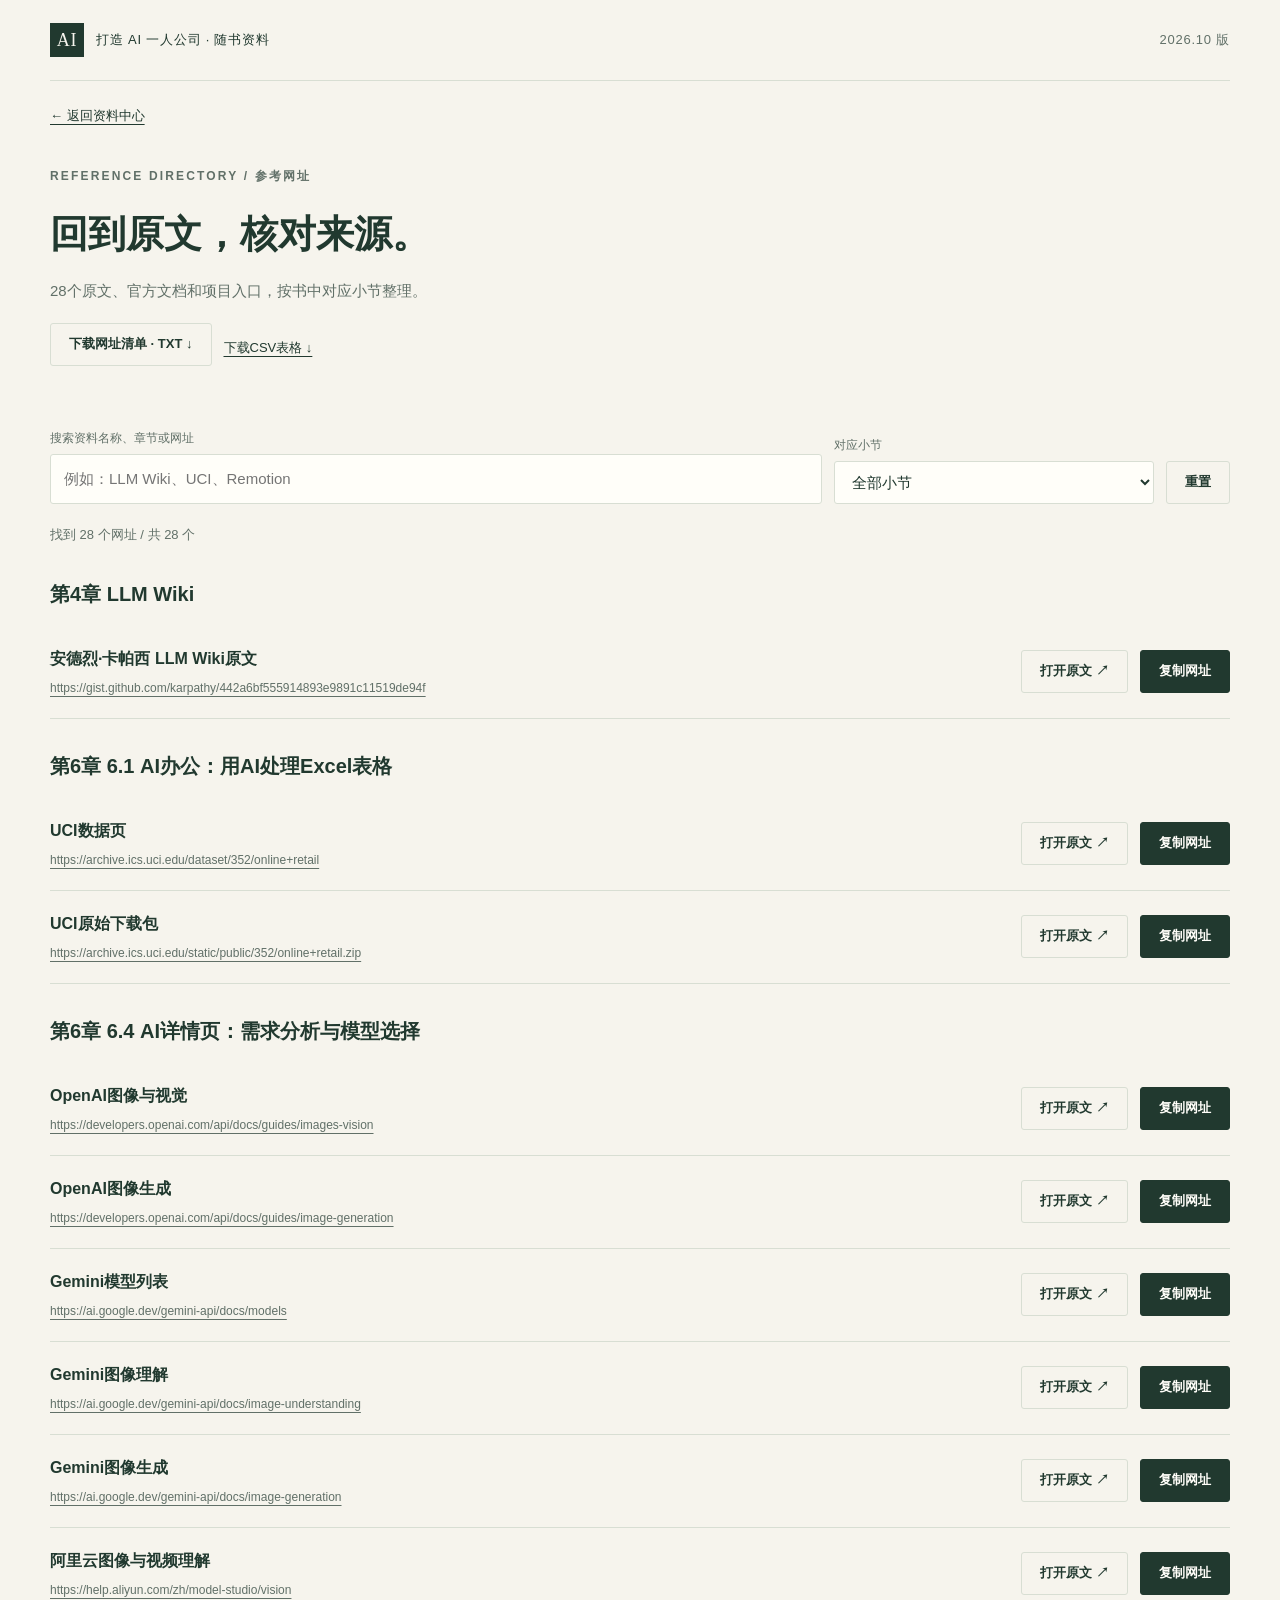
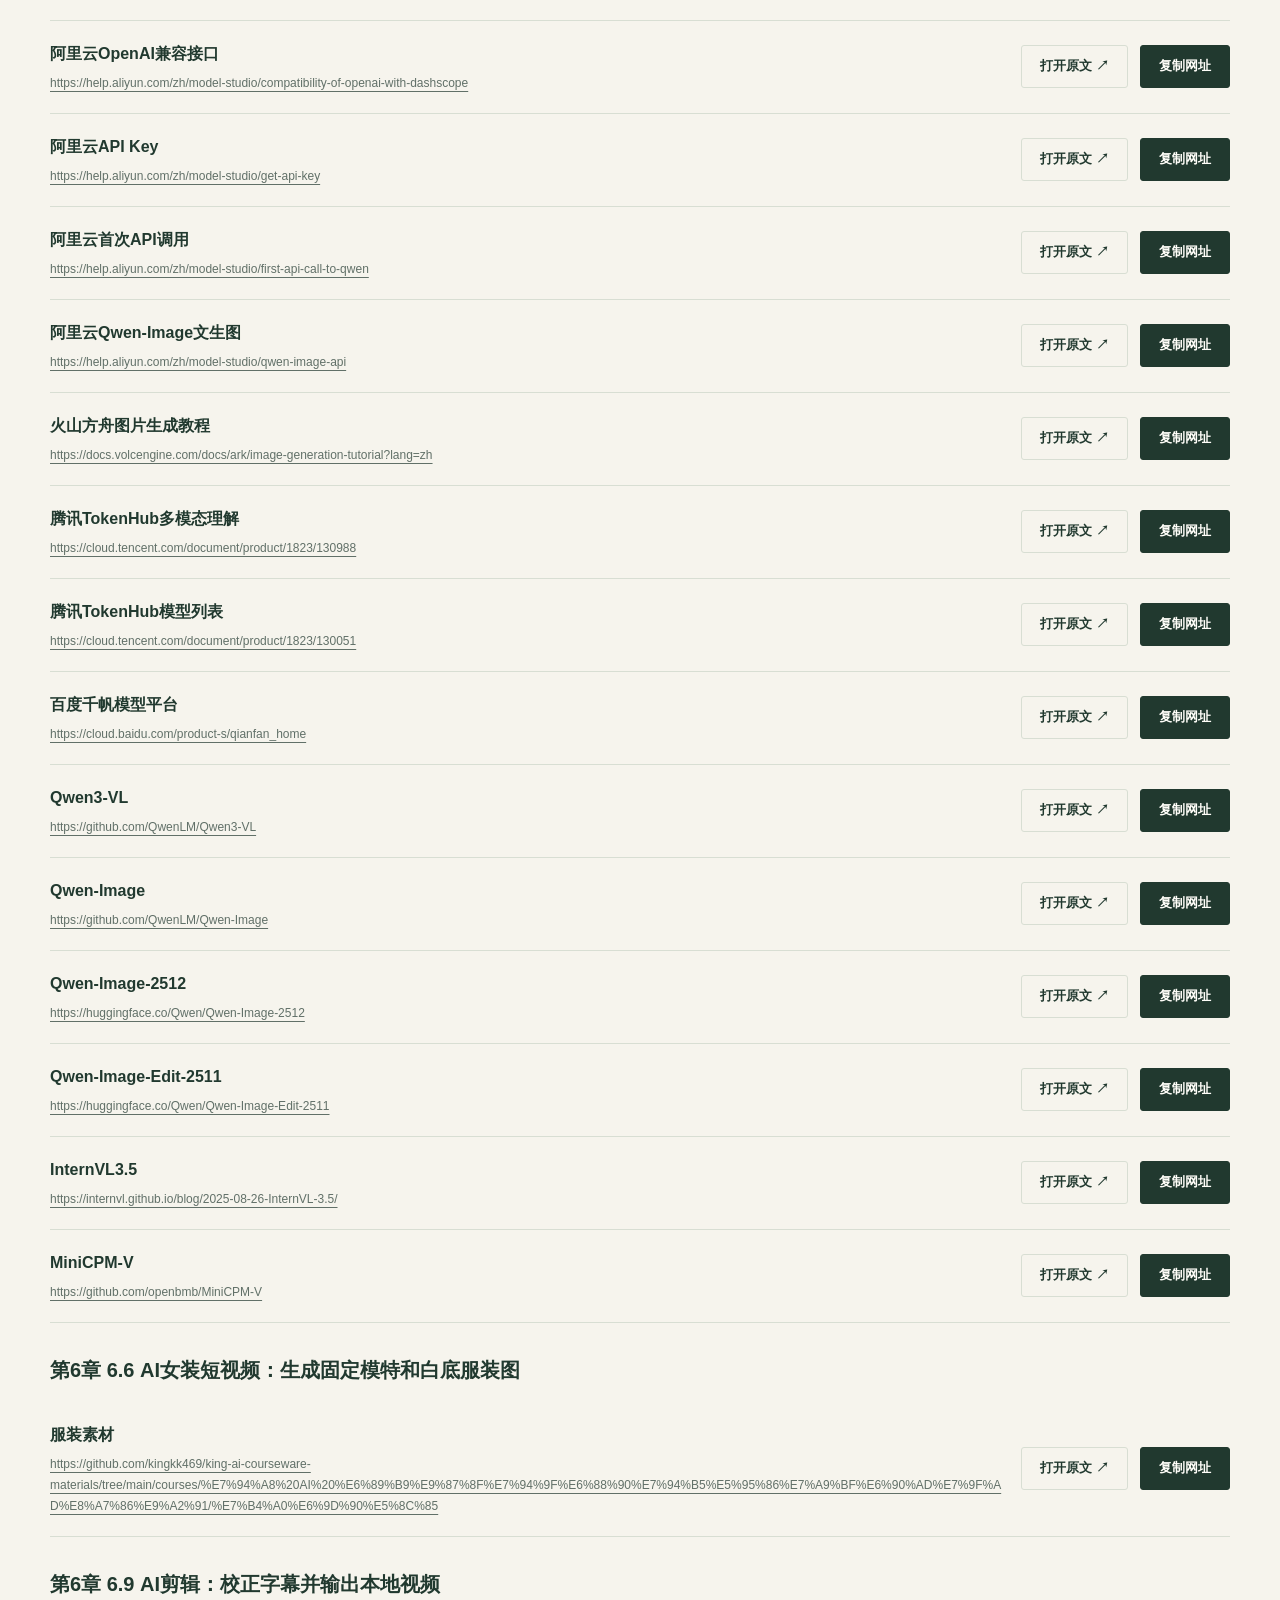
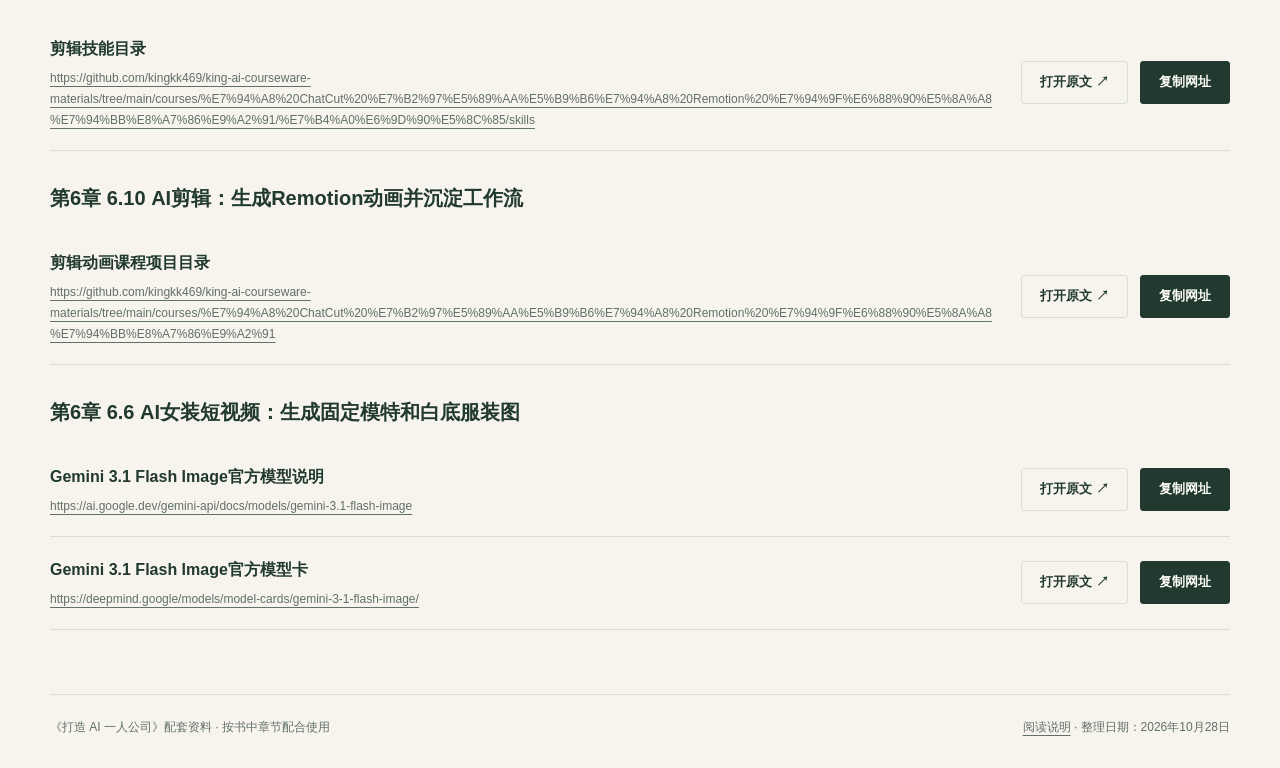
<file: 04_参考网址.html>
<!doctype html><html lang="zh-CN"><head><meta charset="utf-8"><meta name="viewport" content="width=device-width,initial-scale=1"><meta name="description" content="《打造AI一人公司》随书资料：提示词、Skill程序、练习素材和参考网址，按章节查找与下载。"><title>随书资料中心 · 打造 AI 一人公司</title><link rel="stylesheet" href="assets/site.css"></head><body><a class="skip" href="#main">跳到资料内容</a><div class="wrap"><header class="mast"><a class="brand" href="index.html"><span class="seal" aria-hidden="true">AI</span><span>打造 AI 一人公司 · 随书资料</span></a><span class="edition">2026.10 版</span></header><a class="back" href="index.html#links">← 返回资料中心</a><section class="ref-hero"><p class="eyebrow">REFERENCE DIRECTORY / 参考网址</p><h1>回到原文，核对来源。</h1><p>28个原文、官方文档和项目入口，按书中对应小节整理。</p><div class="actions"><a class="button secondary" href="04_参考网址.txt" download>下载网址清单 · TXT ↓</a><a class="small-link" href="04_参考网址.csv" download>下载CSV表格 ↓</a></div></section><main id="main"><div class="tools"><div class="search"><label for="link-search">搜索资料名称、章节或网址</label><input id="link-search" type="search" placeholder="例如：LLM Wiki、UCI、Remotion" autocomplete="off"></div><div><label for="link-chapter">对应小节</label><select id="link-chapter"><option value="">全部小节</option></select></div><button class="button secondary" id="link-reset" type="button">重置</button></div><p class="count" id="link-count" role="status"></p><div id="link-results"></div><noscript><p><a target="_blank" rel="noopener noreferrer" href="https://gist.github.com/karpathy/442a6bf555914893e9891c11519de94f">安德烈·卡帕西 LLM Wiki原文</a> — 第4章 LLM Wiki</p><p><a target="_blank" rel="noopener noreferrer" href="https://archive.ics.uci.edu/dataset/352/online+retail">UCI数据页</a> — 第6章 6.1 AI办公：用AI处理Excel表格</p><p><a target="_blank" rel="noopener noreferrer" href="https://archive.ics.uci.edu/static/public/352/online+retail.zip">UCI原始下载包</a> — 第6章 6.1 AI办公：用AI处理Excel表格</p><p><a target="_blank" rel="noopener noreferrer" href="https://developers.openai.com/api/docs/guides/images-vision">OpenAI图像与视觉</a> — 第6章 6.4 AI详情页：需求分析与模型选择</p><p><a target="_blank" rel="noopener noreferrer" href="https://developers.openai.com/api/docs/guides/image-generation">OpenAI图像生成</a> — 第6章 6.4 AI详情页：需求分析与模型选择</p><p><a target="_blank" rel="noopener noreferrer" href="https://ai.google.dev/gemini-api/docs/models">Gemini模型列表</a> — 第6章 6.4 AI详情页：需求分析与模型选择</p><p><a target="_blank" rel="noopener noreferrer" href="https://ai.google.dev/gemini-api/docs/image-understanding">Gemini图像理解</a> — 第6章 6.4 AI详情页：需求分析与模型选择</p><p><a target="_blank" rel="noopener noreferrer" href="https://ai.google.dev/gemini-api/docs/image-generation">Gemini图像生成</a> — 第6章 6.4 AI详情页：需求分析与模型选择</p><p><a target="_blank" rel="noopener noreferrer" href="https://help.aliyun.com/zh/model-studio/vision">阿里云图像与视频理解</a> — 第6章 6.4 AI详情页：需求分析与模型选择</p><p><a target="_blank" rel="noopener noreferrer" href="https://help.aliyun.com/zh/model-studio/compatibility-of-openai-with-dashscope">阿里云OpenAI兼容接口</a> — 第6章 6.4 AI详情页：需求分析与模型选择</p><p><a target="_blank" rel="noopener noreferrer" href="https://help.aliyun.com/zh/model-studio/get-api-key">阿里云API Key</a> — 第6章 6.4 AI详情页：需求分析与模型选择</p><p><a target="_blank" rel="noopener noreferrer" href="https://help.aliyun.com/zh/model-studio/first-api-call-to-qwen">阿里云首次API调用</a> — 第6章 6.4 AI详情页：需求分析与模型选择</p><p><a target="_blank" rel="noopener noreferrer" href="https://help.aliyun.com/zh/model-studio/qwen-image-api">阿里云Qwen-Image文生图</a> — 第6章 6.4 AI详情页：需求分析与模型选择</p><p><a target="_blank" rel="noopener noreferrer" href="https://docs.volcengine.com/docs/ark/image-generation-tutorial?lang=zh">火山方舟图片生成教程</a> — 第6章 6.4 AI详情页：需求分析与模型选择</p><p><a target="_blank" rel="noopener noreferrer" href="https://cloud.tencent.com/document/product/1823/130988">腾讯TokenHub多模态理解</a> — 第6章 6.4 AI详情页：需求分析与模型选择</p><p><a target="_blank" rel="noopener noreferrer" href="https://cloud.tencent.com/document/product/1823/130051">腾讯TokenHub模型列表</a> — 第6章 6.4 AI详情页：需求分析与模型选择</p><p><a target="_blank" rel="noopener noreferrer" href="https://cloud.baidu.com/product-s/qianfan_home">百度千帆模型平台</a> — 第6章 6.4 AI详情页：需求分析与模型选择</p><p><a target="_blank" rel="noopener noreferrer" href="https://github.com/QwenLM/Qwen3-VL">Qwen3-VL</a> — 第6章 6.4 AI详情页：需求分析与模型选择</p><p><a target="_blank" rel="noopener noreferrer" href="https://github.com/QwenLM/Qwen-Image">Qwen-Image</a> — 第6章 6.4 AI详情页：需求分析与模型选择</p><p><a target="_blank" rel="noopener noreferrer" href="https://huggingface.co/Qwen/Qwen-Image-2512">Qwen-Image-2512</a> — 第6章 6.4 AI详情页：需求分析与模型选择</p><p><a target="_blank" rel="noopener noreferrer" href="https://huggingface.co/Qwen/Qwen-Image-Edit-2511">Qwen-Image-Edit-2511</a> — 第6章 6.4 AI详情页：需求分析与模型选择</p><p><a target="_blank" rel="noopener noreferrer" href="https://internvl.github.io/blog/2025-08-26-InternVL-3.5/">InternVL3.5</a> — 第6章 6.4 AI详情页：需求分析与模型选择</p><p><a target="_blank" rel="noopener noreferrer" href="https://github.com/openbmb/MiniCPM-V">MiniCPM-V</a> — 第6章 6.4 AI详情页：需求分析与模型选择</p><p><a target="_blank" rel="noopener noreferrer" href="https://github.com/kingkk469/king-ai-courseware-materials/tree/main/courses/%E7%94%A8%20AI%20%E6%89%B9%E9%87%8F%E7%94%9F%E6%88%90%E7%94%B5%E5%95%86%E7%A9%BF%E6%90%AD%E7%9F%AD%E8%A7%86%E9%A2%91/%E7%B4%A0%E6%9D%90%E5%8C%85">服装素材</a> — 第6章 6.6 AI女装短视频：生成固定模特和白底服装图</p><p><a target="_blank" rel="noopener noreferrer" href="https://github.com/kingkk469/king-ai-courseware-materials/tree/main/courses/%E7%94%A8%20ChatCut%20%E7%B2%97%E5%89%AA%E5%B9%B6%E7%94%A8%20Remotion%20%E7%94%9F%E6%88%90%E5%8A%A8%E7%94%BB%E8%A7%86%E9%A2%91/%E7%B4%A0%E6%9D%90%E5%8C%85/skills">剪辑技能目录</a> — 第6章 6.9 AI剪辑：校正字幕并输出本地视频</p><p><a target="_blank" rel="noopener noreferrer" href="https://github.com/kingkk469/king-ai-courseware-materials/tree/main/courses/%E7%94%A8%20ChatCut%20%E7%B2%97%E5%89%AA%E5%B9%B6%E7%94%A8%20Remotion%20%E7%94%9F%E6%88%90%E5%8A%A8%E7%94%BB%E8%A7%86%E9%A2%91">剪辑动画课程项目目录</a> — 第6章 6.10 AI剪辑：生成Remotion动画并沉淀工作流</p><p><a target="_blank" rel="noopener noreferrer" href="https://ai.google.dev/gemini-api/docs/models/gemini-3.1-flash-image">Gemini 3.1 Flash Image官方模型说明</a> — 第6章 6.6 AI女装短视频：生成固定模特和白底服装图</p><p><a target="_blank" rel="noopener noreferrer" href="https://deepmind.google/models/model-cards/gemini-3-1-flash-image/">Gemini 3.1 Flash Image官方模型卡</a> — 第6章 6.6 AI女装短视频：生成固定模特和白底服装图</p></noscript></main><footer><p>《打造 AI 一人公司》配套资料 · 按书中章节配合使用</p><p><a href="00_阅读说明.txt">阅读说明</a> · 整理日期：2026年10月28日</p></footer></div><div id="toast" class="toast" role="status" hidden></div><script id="link-data" type="application/json">[{"对应章节": "第4章 LLM Wiki", "资料名称": "安德烈·卡帕西 LLM Wiki原文", "网址": "https://gist.github.com/karpathy/442a6bf555914893e9891c11519de94f"}, {"对应章节": "第6章 6.1 AI办公：用AI处理Excel表格", "资料名称": "UCI数据页", "网址": "https://archive.ics.uci.edu/dataset/352/online+retail"}, {"对应章节": "第6章 6.1 AI办公：用AI处理Excel表格", "资料名称": "UCI原始下载包", "网址": "https://archive.ics.uci.edu/static/public/352/online+retail.zip"}, {"对应章节": "第6章 6.4 AI详情页：需求分析与模型选择", "资料名称": "OpenAI图像与视觉", "网址": "https://developers.openai.com/api/docs/guides/images-vision"}, {"对应章节": "第6章 6.4 AI详情页：需求分析与模型选择", "资料名称": "OpenAI图像生成", "网址": "https://developers.openai.com/api/docs/guides/image-generation"}, {"对应章节": "第6章 6.4 AI详情页：需求分析与模型选择", "资料名称": "Gemini模型列表", "网址": "https://ai.google.dev/gemini-api/docs/models"}, {"对应章节": "第6章 6.4 AI详情页：需求分析与模型选择", "资料名称": "Gemini图像理解", "网址": "https://ai.google.dev/gemini-api/docs/image-understanding"}, {"对应章节": "第6章 6.4 AI详情页：需求分析与模型选择", "资料名称": "Gemini图像生成", "网址": "https://ai.google.dev/gemini-api/docs/image-generation"}, {"对应章节": "第6章 6.4 AI详情页：需求分析与模型选择", "资料名称": "阿里云图像与视频理解", "网址": "https://help.aliyun.com/zh/model-studio/vision"}, {"对应章节": "第6章 6.4 AI详情页：需求分析与模型选择", "资料名称": "阿里云OpenAI兼容接口", "网址": "https://help.aliyun.com/zh/model-studio/compatibility-of-openai-with-dashscope"}, {"对应章节": "第6章 6.4 AI详情页：需求分析与模型选择", "资料名称": "阿里云API Key", "网址": "https://help.aliyun.com/zh/model-studio/get-api-key"}, {"对应章节": "第6章 6.4 AI详情页：需求分析与模型选择", "资料名称": "阿里云首次API调用", "网址": "https://help.aliyun.com/zh/model-studio/first-api-call-to-qwen"}, {"对应章节": "第6章 6.4 AI详情页：需求分析与模型选择", "资料名称": "阿里云Qwen-Image文生图", "网址": "https://help.aliyun.com/zh/model-studio/qwen-image-api"}, {"对应章节": "第6章 6.4 AI详情页：需求分析与模型选择", "资料名称": "火山方舟图片生成教程", "网址": "https://docs.volcengine.com/docs/ark/image-generation-tutorial?lang=zh"}, {"对应章节": "第6章 6.4 AI详情页：需求分析与模型选择", "资料名称": "腾讯TokenHub多模态理解", "网址": "https://cloud.tencent.com/document/product/1823/130988"}, {"对应章节": "第6章 6.4 AI详情页：需求分析与模型选择", "资料名称": "腾讯TokenHub模型列表", "网址": "https://cloud.tencent.com/document/product/1823/130051"}, {"对应章节": "第6章 6.4 AI详情页：需求分析与模型选择", "资料名称": "百度千帆模型平台", "网址": "https://cloud.baidu.com/product-s/qianfan_home"}, {"对应章节": "第6章 6.4 AI详情页：需求分析与模型选择", "资料名称": "Qwen3-VL", "网址": "https://github.com/QwenLM/Qwen3-VL"}, {"对应章节": "第6章 6.4 AI详情页：需求分析与模型选择", "资料名称": "Qwen-Image", "网址": "https://github.com/QwenLM/Qwen-Image"}, {"对应章节": "第6章 6.4 AI详情页：需求分析与模型选择", "资料名称": "Qwen-Image-2512", "网址": "https://huggingface.co/Qwen/Qwen-Image-2512"}, {"对应章节": "第6章 6.4 AI详情页：需求分析与模型选择", "资料名称": "Qwen-Image-Edit-2511", "网址": "https://huggingface.co/Qwen/Qwen-Image-Edit-2511"}, {"对应章节": "第6章 6.4 AI详情页：需求分析与模型选择", "资料名称": "InternVL3.5", "网址": "https://internvl.github.io/blog/2025-08-26-InternVL-3.5/"}, {"对应章节": "第6章 6.4 AI详情页：需求分析与模型选择", "资料名称": "MiniCPM-V", "网址": "https://github.com/openbmb/MiniCPM-V"}, {"对应章节": "第6章 6.6 AI女装短视频：生成固定模特和白底服装图", "资料名称": "服装素材", "网址": "https://github.com/kingkk469/king-ai-courseware-materials/tree/main/courses/%E7%94%A8%20AI%20%E6%89%B9%E9%87%8F%E7%94%9F%E6%88%90%E7%94%B5%E5%95%86%E7%A9%BF%E6%90%AD%E7%9F%AD%E8%A7%86%E9%A2%91/%E7%B4%A0%E6%9D%90%E5%8C%85"}, {"对应章节": "第6章 6.9 AI剪辑：校正字幕并输出本地视频", "资料名称": "剪辑技能目录", "网址": "https://github.com/kingkk469/king-ai-courseware-materials/tree/main/courses/%E7%94%A8%20ChatCut%20%E7%B2%97%E5%89%AA%E5%B9%B6%E7%94%A8%20Remotion%20%E7%94%9F%E6%88%90%E5%8A%A8%E7%94%BB%E8%A7%86%E9%A2%91/%E7%B4%A0%E6%9D%90%E5%8C%85/skills"}, {"对应章节": "第6章 6.10 AI剪辑：生成Remotion动画并沉淀工作流", "资料名称": "剪辑动画课程项目目录", "网址": "https://github.com/kingkk469/king-ai-courseware-materials/tree/main/courses/%E7%94%A8%20ChatCut%20%E7%B2%97%E5%89%AA%E5%B9%B6%E7%94%A8%20Remotion%20%E7%94%9F%E6%88%90%E5%8A%A8%E7%94%BB%E8%A7%86%E9%A2%91"}, {"对应章节": "第6章 6.6 AI女装短视频：生成固定模特和白底服装图", "资料名称": "Gemini 3.1 Flash Image官方模型说明", "网址": "https://ai.google.dev/gemini-api/docs/models/gemini-3.1-flash-image"}, {"对应章节": "第6章 6.6 AI女装短视频：生成固定模特和白底服装图", "资料名称": "Gemini 3.1 Flash Image官方模型卡", "网址": "https://deepmind.google/models/model-cards/gemini-3-1-flash-image/"}]</script><script src="assets/site.js"></script></body></html>
</file>
<file: assets/site.css>
:root{--paper:#f6f4ed;--ink:#21392f;--muted:#617068;--line:#d8ded3;--gold:#b6633e;--soft:#e8ece2;--white:#fffef9}*{box-sizing:border-box}html{scroll-behavior:smooth}body{margin:0;color:var(--ink);background:var(--paper);font-family:"Microsoft YaHei","PingFang SC",sans-serif;font-size:15px;line-height:1.75}a{color:inherit;text-underline-offset:4px}button,input,select{font:inherit}button,a,input,select{ -webkit-tap-highlight-color:transparent}button{cursor:pointer}button:focus-visible,a:focus-visible,input:focus-visible,select:focus-visible,summary:focus-visible{outline:3px solid var(--gold);outline-offset:4px}button:disabled{cursor:default}h1,h2,h3,p{margin:0}h1,h2,.serif{font-family:"Noto Serif CJK SC","Songti SC","SimSun",serif}.wrap{width:min(1180px,calc(100% - 64px));margin:auto}.skip{position:fixed;top:-100px;left:20px;z-index:20;background:white;padding:8px}.skip:focus{top:10px}.mast{display:flex;align-items:center;justify-content:space-between;border-bottom:1px solid var(--line);padding:23px 0;font-size:13px;letter-spacing:.06em}.brand{display:flex;gap:12px;align-items:center;text-decoration:none}.seal{display:grid;place-items:center;background:var(--ink);color:var(--paper);width:34px;height:34px;font:18px Georgia,serif}.edition{color:var(--muted)}.hero{display:grid;grid-template-columns:1fr 280px;gap:60px;padding:52px 0 40px;align-items:center}.eyebrow{color:var(--gold);font-size:12px;letter-spacing:.18em;margin-bottom:14px;font-weight:bold}.hero h1{font-size:clamp(34px,4vw,50px);line-height:1.3;font-weight:600;letter-spacing:.025em}.subtitle{font-size:16px;margin-top:12px;color:var(--muted)}.intro{margin-top:20px;max-width:620px}.bookmark{border-left:2px solid var(--gold);padding-left:24px}.bookmark strong{font-family:Georgia,serif;font-size:44px;line-height:1.2;font-weight:400}.bookmark p{font-size:13px;color:var(--muted);margin-top:8px}.bookmark .rule{border-top:1px solid var(--line);margin:15px 0}.nav{display:flex;border-bottom:1px solid var(--line);gap:30px;overflow-x:auto;white-space:nowrap}.nav a{padding:14px 2px;text-decoration:none;color:var(--muted);border-bottom:3px solid transparent;font-weight:bold}.nav a[aria-current=page]{color:var(--ink);border-color:var(--gold)}main{min-height:480px;padding:32px 0 64px}.panel[hidden]{display:none}.section-head{display:flex;justify-content:space-between;gap:20px;align-items:flex-start;margin-bottom:24px}.section-head h2{font-size:27px;font-weight:600}.section-head p{color:var(--muted);margin-top:7px;font-size:14px}.small-link{font-size:13px;flex-shrink:0;margin-top:8px}.cards{display:grid;grid-template-columns:repeat(2,minmax(0,1fr));border-top:1px solid var(--line);border-left:1px solid var(--line)}.card{padding:28px 32px;border-right:1px solid var(--line);border-bottom:1px solid var(--line);background:var(--white);display:flex;gap:24px}.card .n{font:italic 28px Georgia,serif;color:var(--gold)}.card h3{font-size:20px;margin-bottom:8px}.card p{color:var(--muted);font-size:14px;max-width:380px}.actions{display:flex;gap:12px;align-items:center;flex-wrap:wrap;margin-top:19px}.button{display:inline-flex;align-items:center;justify-content:center;gap:8px;text-decoration:none;border:1px solid var(--ink);background:var(--ink);color:var(--white);border-radius:3px;padding:9px 18px;font-size:13px;font-weight:bold}.button:hover{background:#385546}.button.secondary{background:transparent;color:var(--ink);border-color:var(--line)}.button.secondary:hover{background:var(--soft)}.meta{font-size:12px;color:var(--muted)}.guide{margin-top:32px;display:grid;grid-template-columns:190px 1fr;gap:32px;padding:24px 0;border-top:1px solid var(--line)}.guide h3{font-size:17px}.steps{display:flex;gap:28px}.steps p{flex:1;color:var(--muted);font-size:13px}.steps b{display:block;color:var(--ink);margin-bottom:4px}.tools{display:flex;gap:12px;margin-bottom:20px;align-items:end;flex-wrap:wrap}.tools label{display:block;font-size:12px;color:var(--muted)}.tools .search{flex:1;min-width:220px}.tools input,.tools select{width:100%;border:1px solid var(--line);border-radius:3px;background:var(--white);padding:11px 13px;color:var(--ink);margin-top:5px}.tools select{max-width:320px}.count{color:var(--muted);font-size:13px;margin-bottom:16px}.chapter{font-size:20px;margin:30px 0 14px}.prompt{border:1px solid var(--line);margin-bottom:10px;background:var(--white);border-radius:3px}.prompt summary{cursor:pointer;padding:17px 20px;list-style:none;display:flex;gap:14px;align-items:flex-start}.prompt summary::-webkit-details-marker{display:none}.prompt summary:before{content:'＋';color:var(--gold)}.prompt[open] summary:before{content:'−'}.prompt .kind{font-size:11px;background:var(--soft);padding:2px 7px;border-radius:2px;white-space:nowrap;margin-top:2px}.prompt .prompt-title{flex:1;font-size:14px}.prompt .section{font-size:12px;color:var(--muted);display:block;margin-top:4px}.prompt .body{padding:0 22px 22px}.prompt pre{white-space:pre-wrap;overflow-wrap:anywhere;font-family:"Microsoft YaHei","PingFang SC",sans-serif;font-size:14px;line-height:1.9;border-top:1px solid var(--line);padding-top:18px;margin:0 0 18px;color:#33453c}.list{border-top:1px solid var(--line)}.list-row{padding:22px 0;border-bottom:1px solid var(--line);display:grid;grid-template-columns:75px 1fr;gap:20px}.list-row .no{font:italic 25px Georgia,serif;color:var(--gold)}.list-row h3{font-size:17px}.list-row p{font-size:14px;color:var(--muted);margin-top:6px}.list-row code{overflow-wrap:anywhere;color:var(--ink);font-size:13px}.download-strip{display:flex;align-items:center;justify-content:space-between;gap:20px;background:var(--soft);padding:22px 26px;margin-bottom:24px}.download-strip p{font-size:13px;color:var(--muted);margin-top:4px}.link-row{padding:19px 0;border-bottom:1px solid var(--line);display:grid;grid-template-columns:1fr auto;gap:20px;align-items:center}.link-row h3{font-size:16px;font-weight:600}.link-row .url{display:block;overflow-wrap:anywhere;font-size:12px;color:var(--muted);margin-top:5px}.link-row .actions{margin:0;flex-wrap:nowrap}.empty{padding:42px 25px;border:1px dashed var(--line);text-align:center;color:var(--muted)}.empty b{color:var(--ink);display:block;margin-bottom:8px}footer{border-top:1px solid var(--line);padding:22px 0 30px;color:var(--muted);font-size:12px;display:flex;justify-content:space-between;gap:20px}.toast{position:fixed;bottom:24px;left:50%;transform:translateX(-50%);background:var(--ink);color:white;padding:12px 22px;border-radius:4px;box-shadow:0 6px 30px #21392f22;z-index:10}.toast[hidden]{display:none}.note{font-size:13px;color:var(--muted);margin-top:22px}.back{display:inline-block;margin:24px 0 0;font-size:13px}.ref-hero{padding:28px 0 30px}.ref-hero h1{font-size:38px}.ref-hero p{color:var(--muted);margin-top:10px}.nojs{padding:24px;background:var(--soft)}
@media(max-width:760px){.wrap{width:calc(100% - 36px)}.mast{padding:16px 0}.edition{font-size:11px}.hero{grid-template-columns:1fr;padding:32px 0 26px;gap:24px}.hero h1{font-size:34px}.subtitle{font-size:14px}.intro{font-size:14px;margin-top:15px}.bookmark{display:none}.nav{gap:24px;font-size:14px}.cards{grid-template-columns:1fr}.card{padding:24px 20px;gap:18px}.section-head{display:block}.small-link{display:inline-block}.section-head h2{font-size:25px}.guide{grid-template-columns:1fr;gap:15px}.steps{display:block}.steps p+p{margin-top:16px}.tools{align-items:stretch}.tools>div{width:100%}.tools select{max-width:none}.prompt summary{padding:15px 12px;gap:8px}.prompt .kind{font-size:10px}.prompt .body{padding:0 15px 18px}.download-strip{display:block;padding:20px}.download-strip .button{margin-top:15px}.list-row{grid-template-columns:40px 1fr;gap:10px}.link-row{grid-template-columns:1fr;gap:12px}.link-row .actions{justify-content:flex-start}footer{display:block}footer p+p{margin-top:7px}.ref-hero h1{font-size:32px}.toast{width:max-content;max-width:90%;text-align:center}}
@media(prefers-reduced-motion:reduce){html{scroll-behavior:auto}}
</file>
